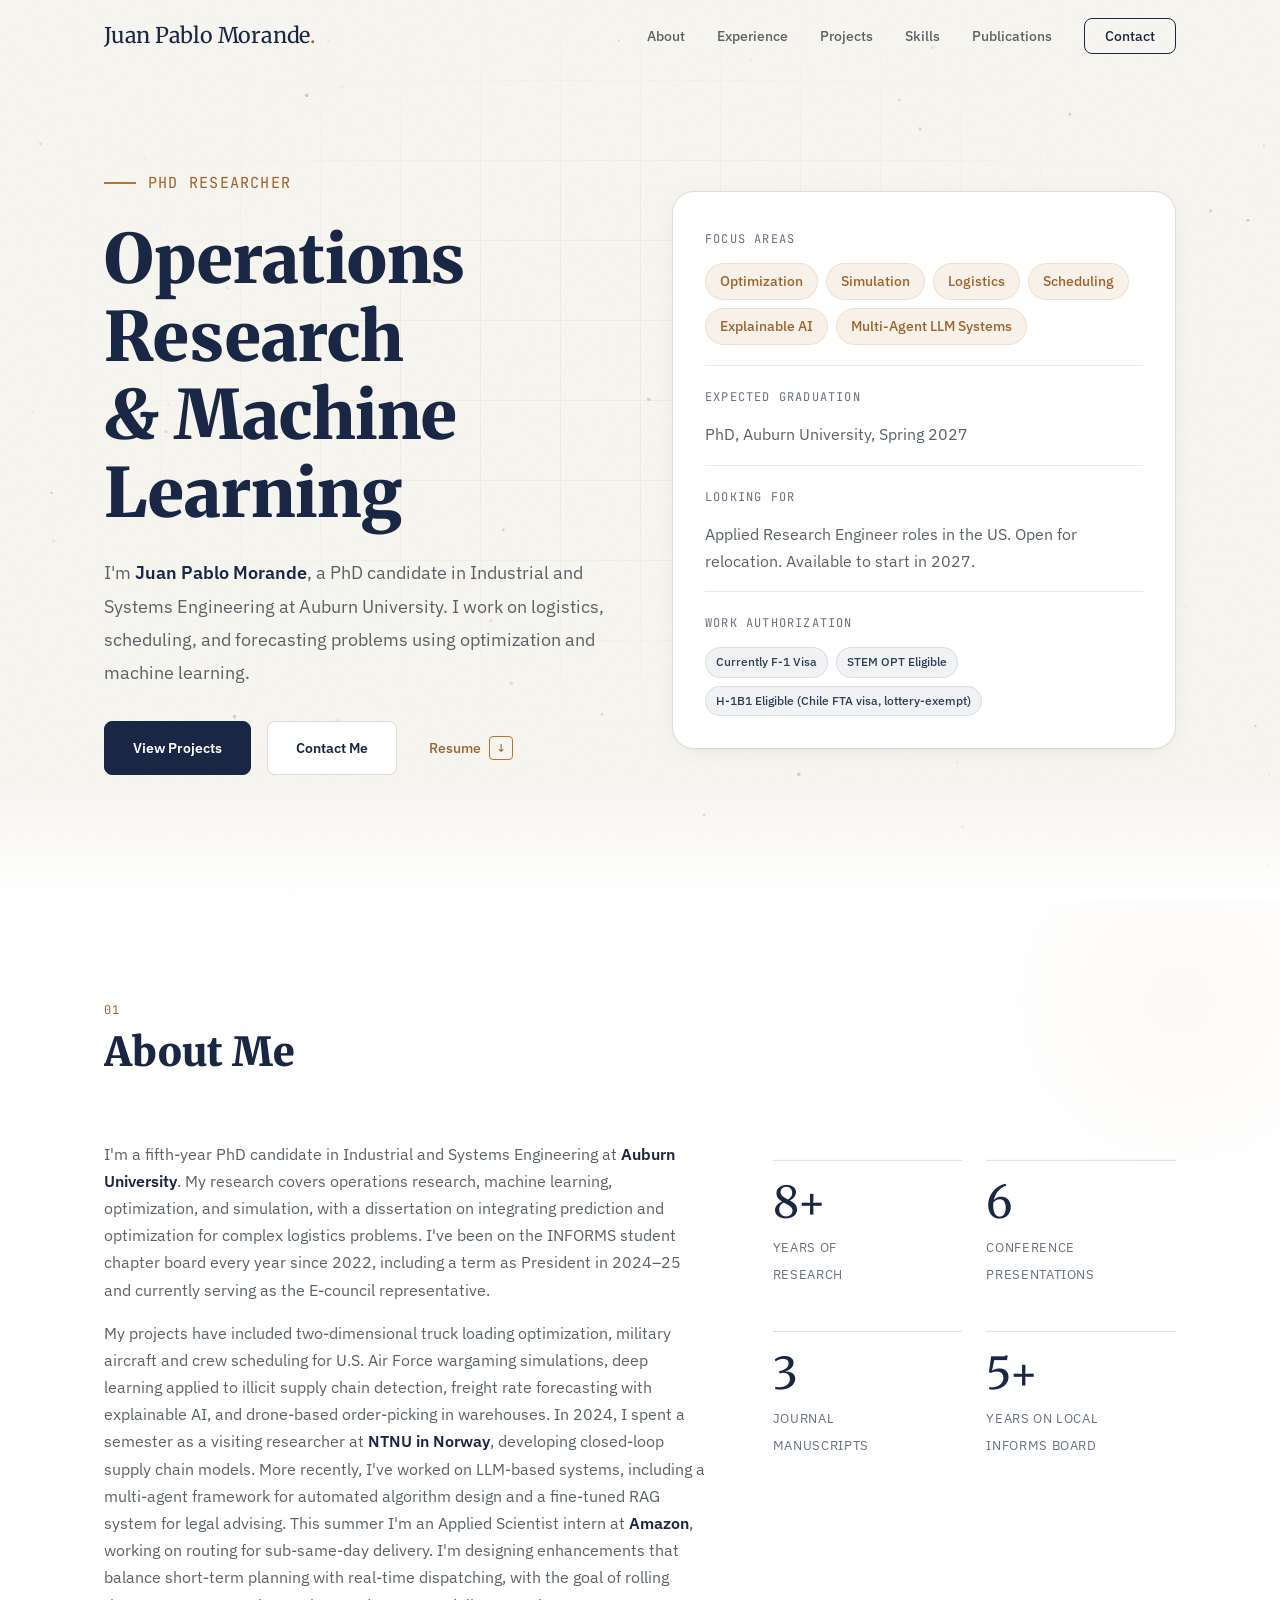
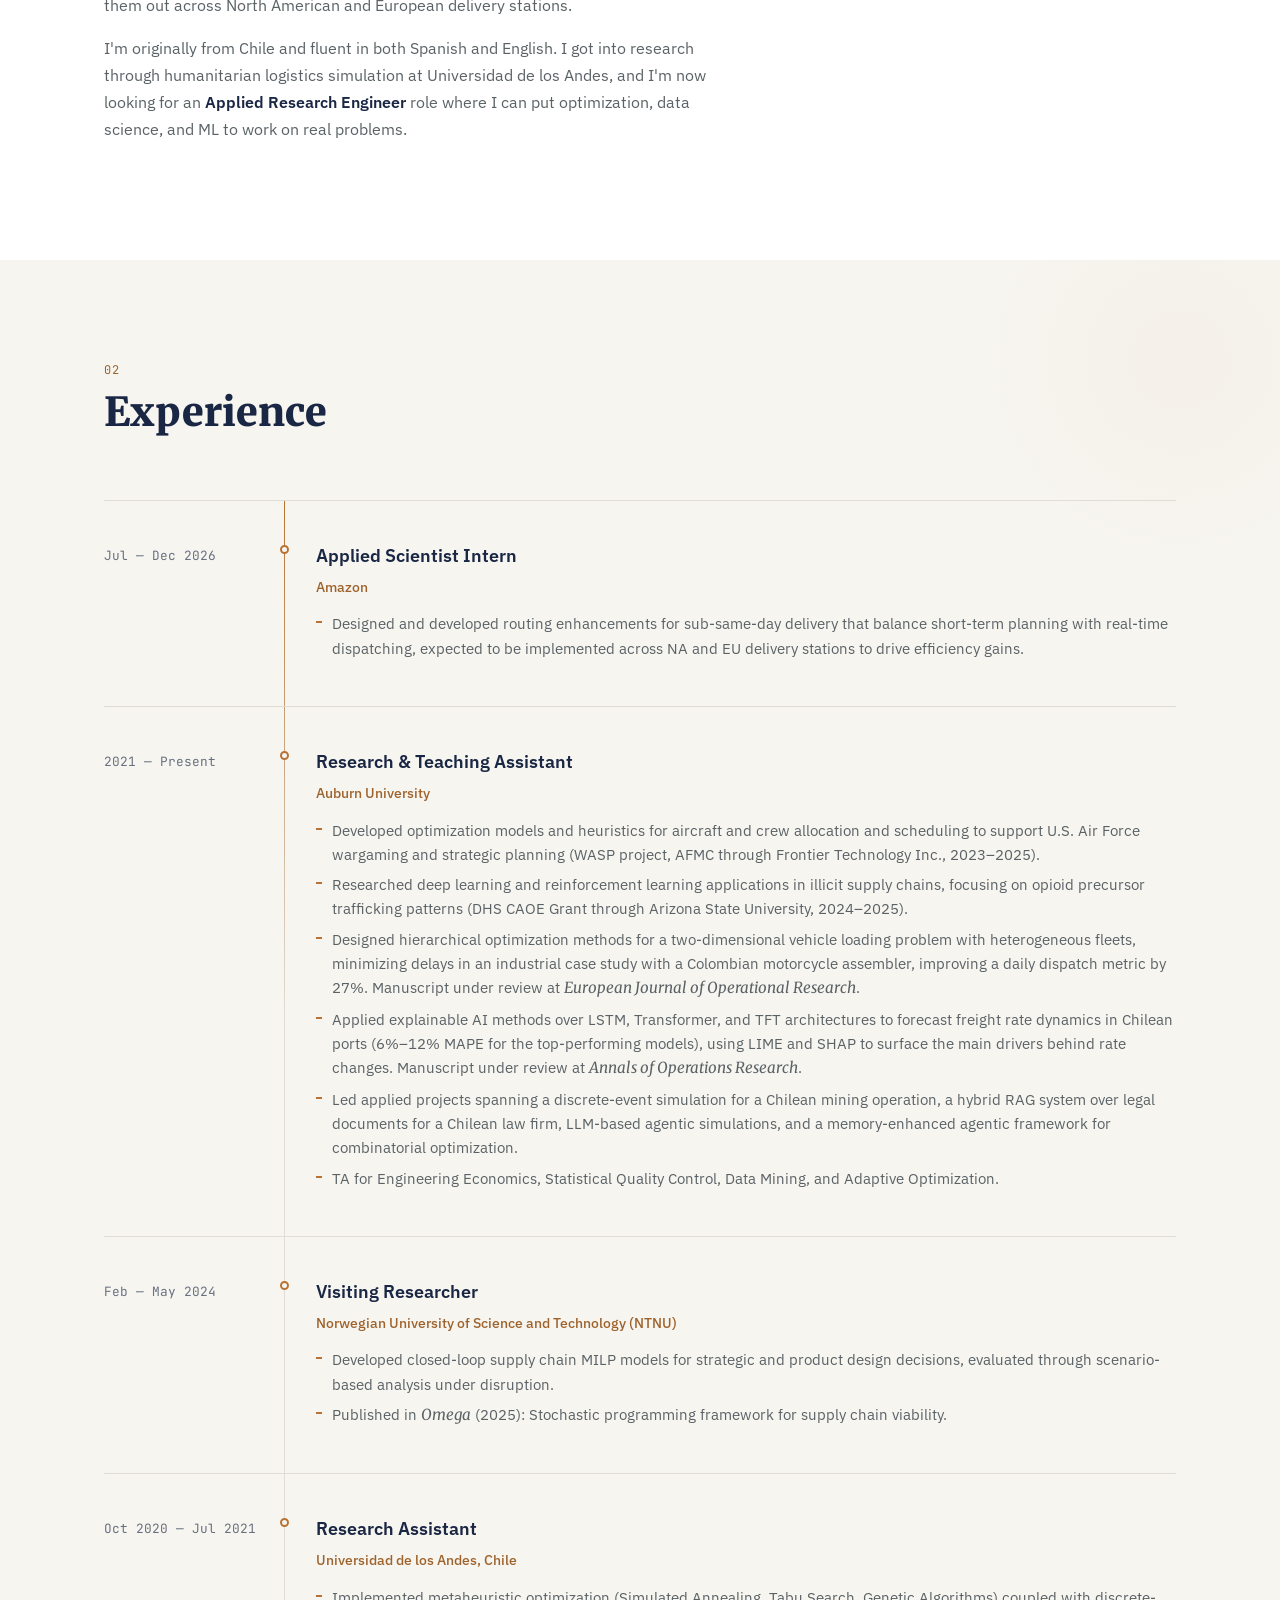
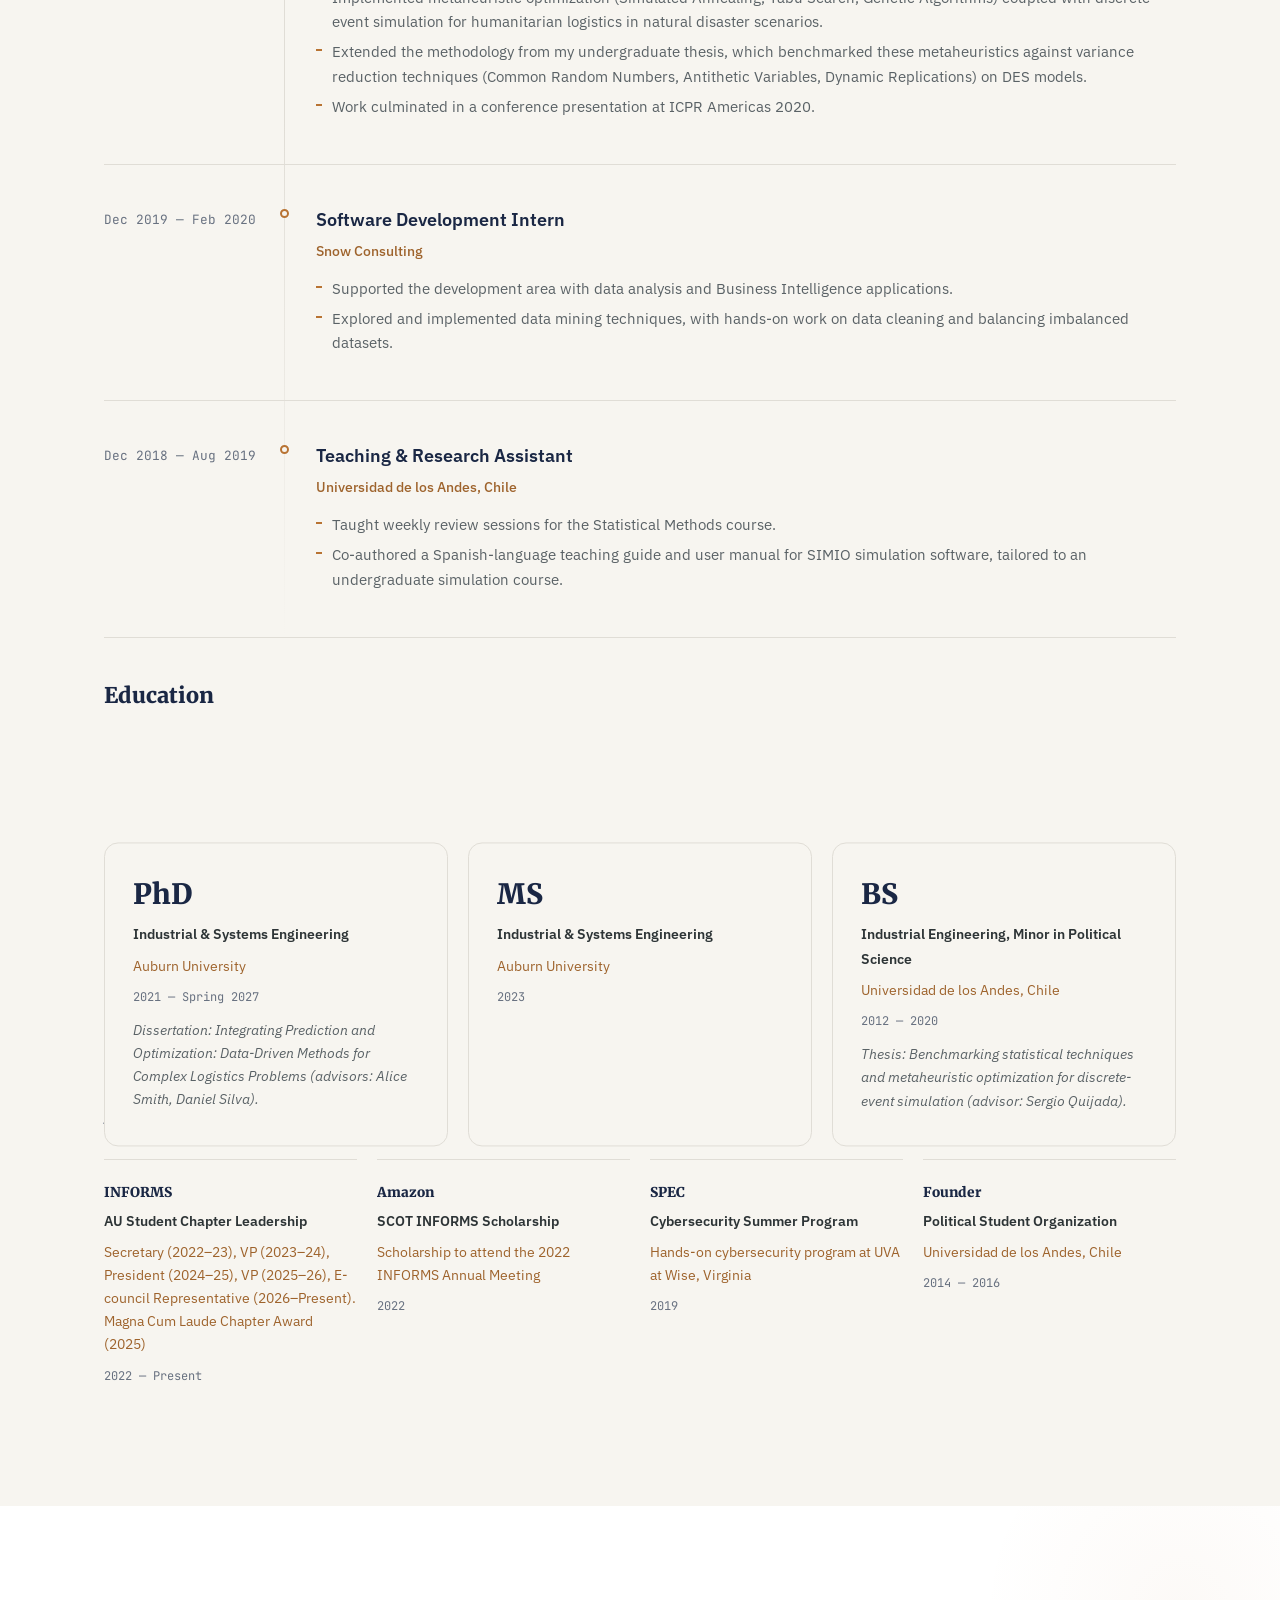
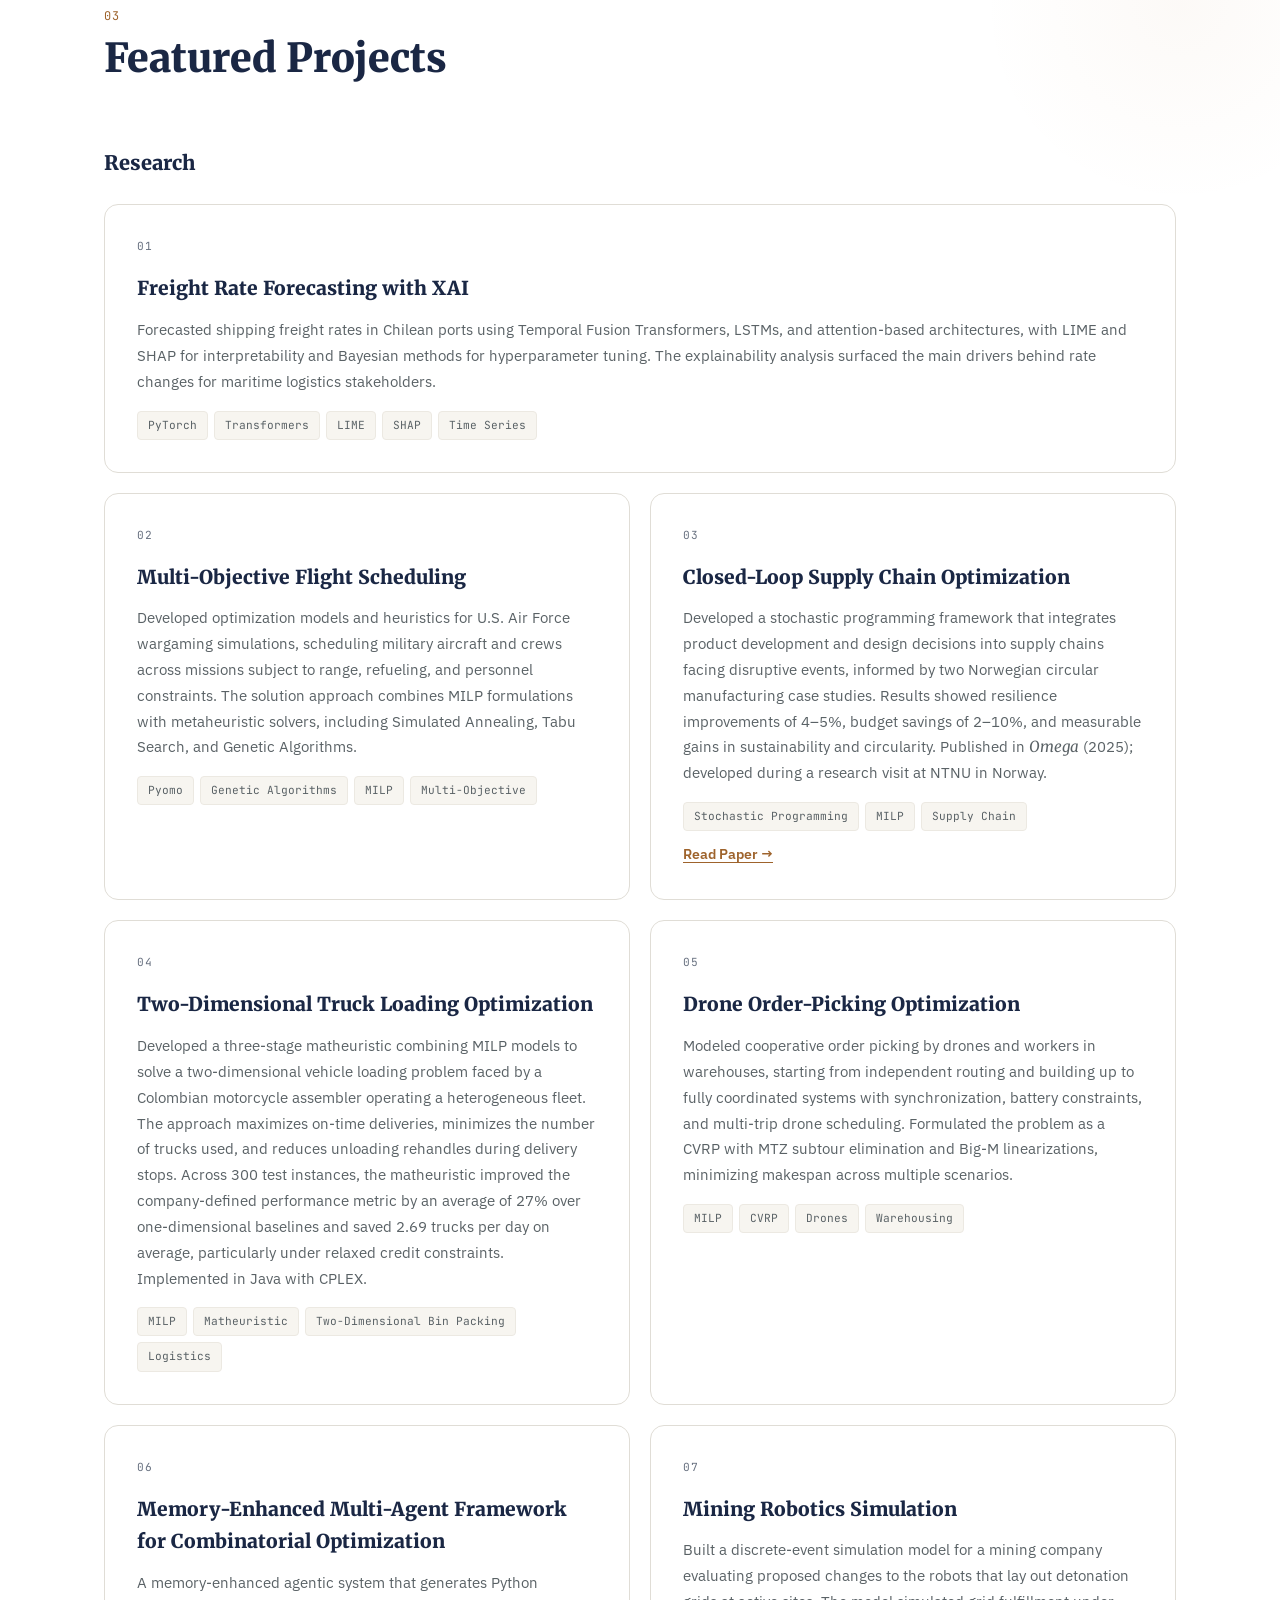
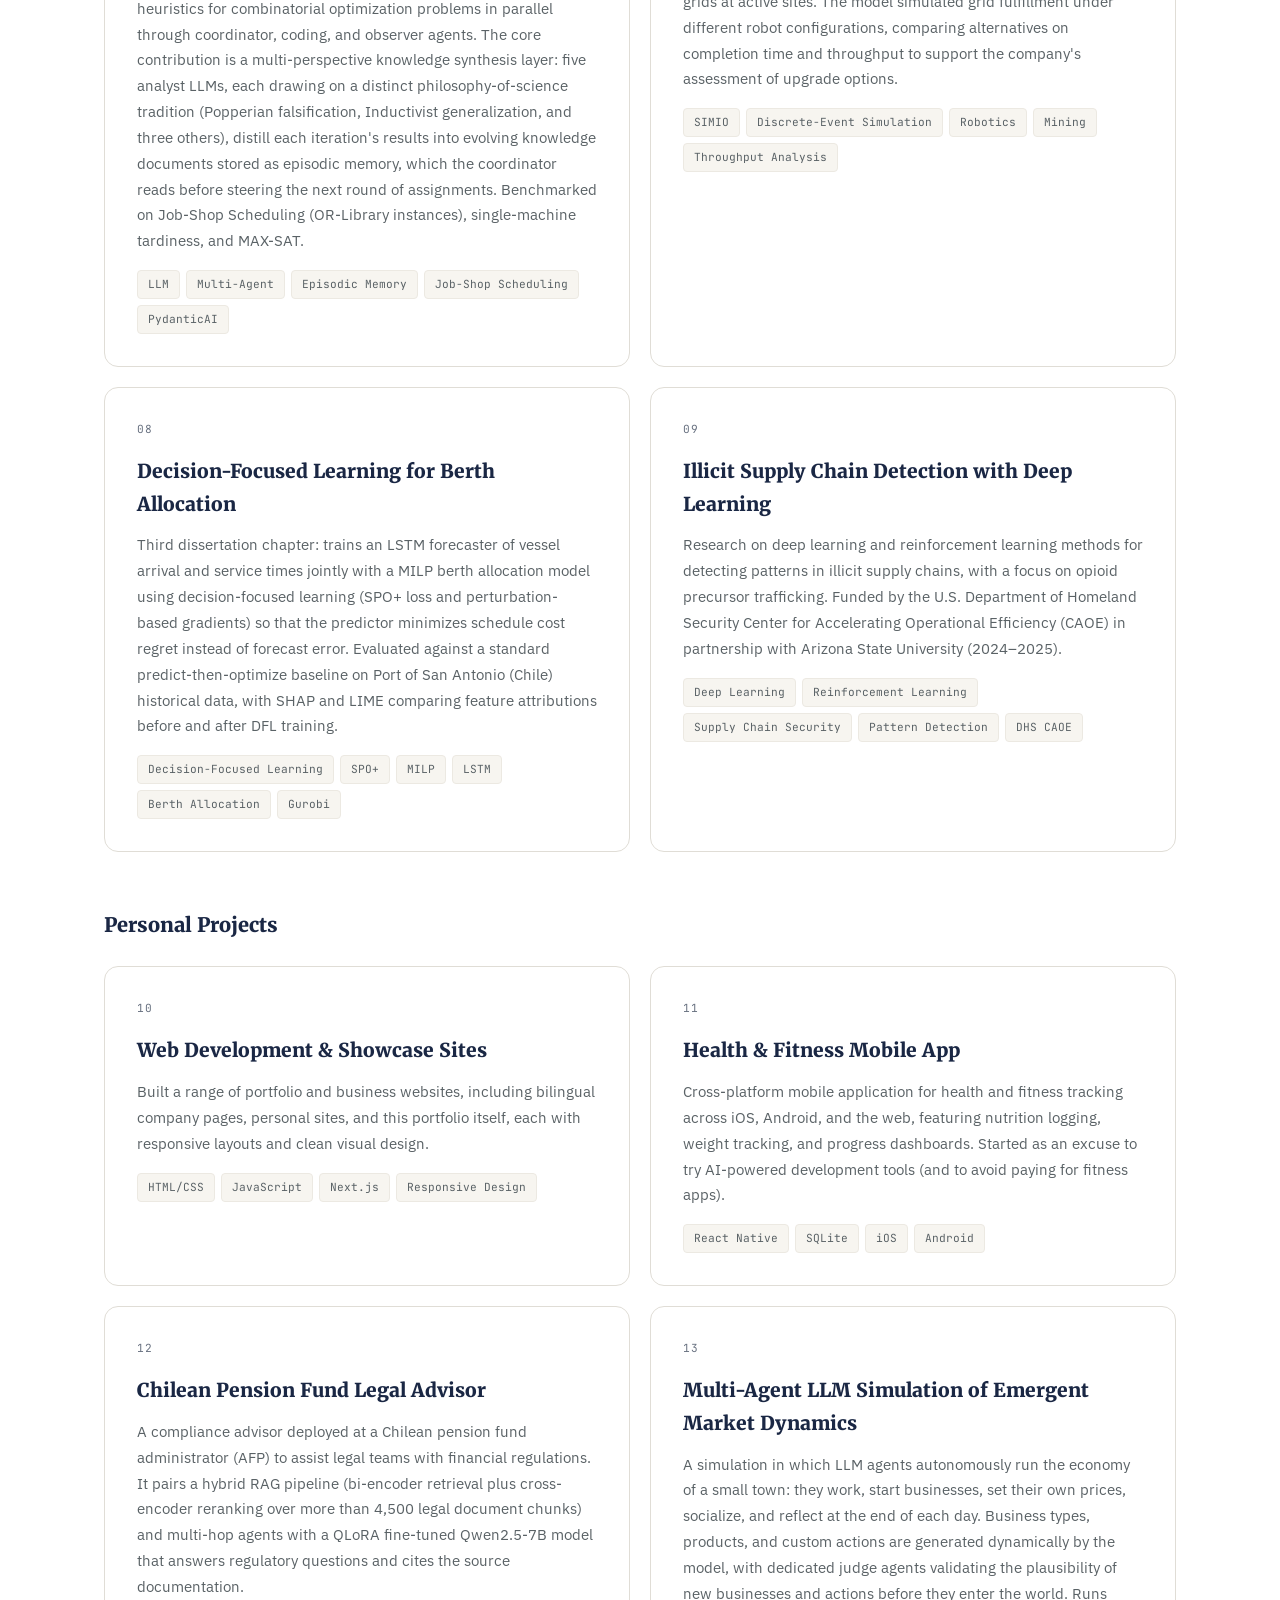
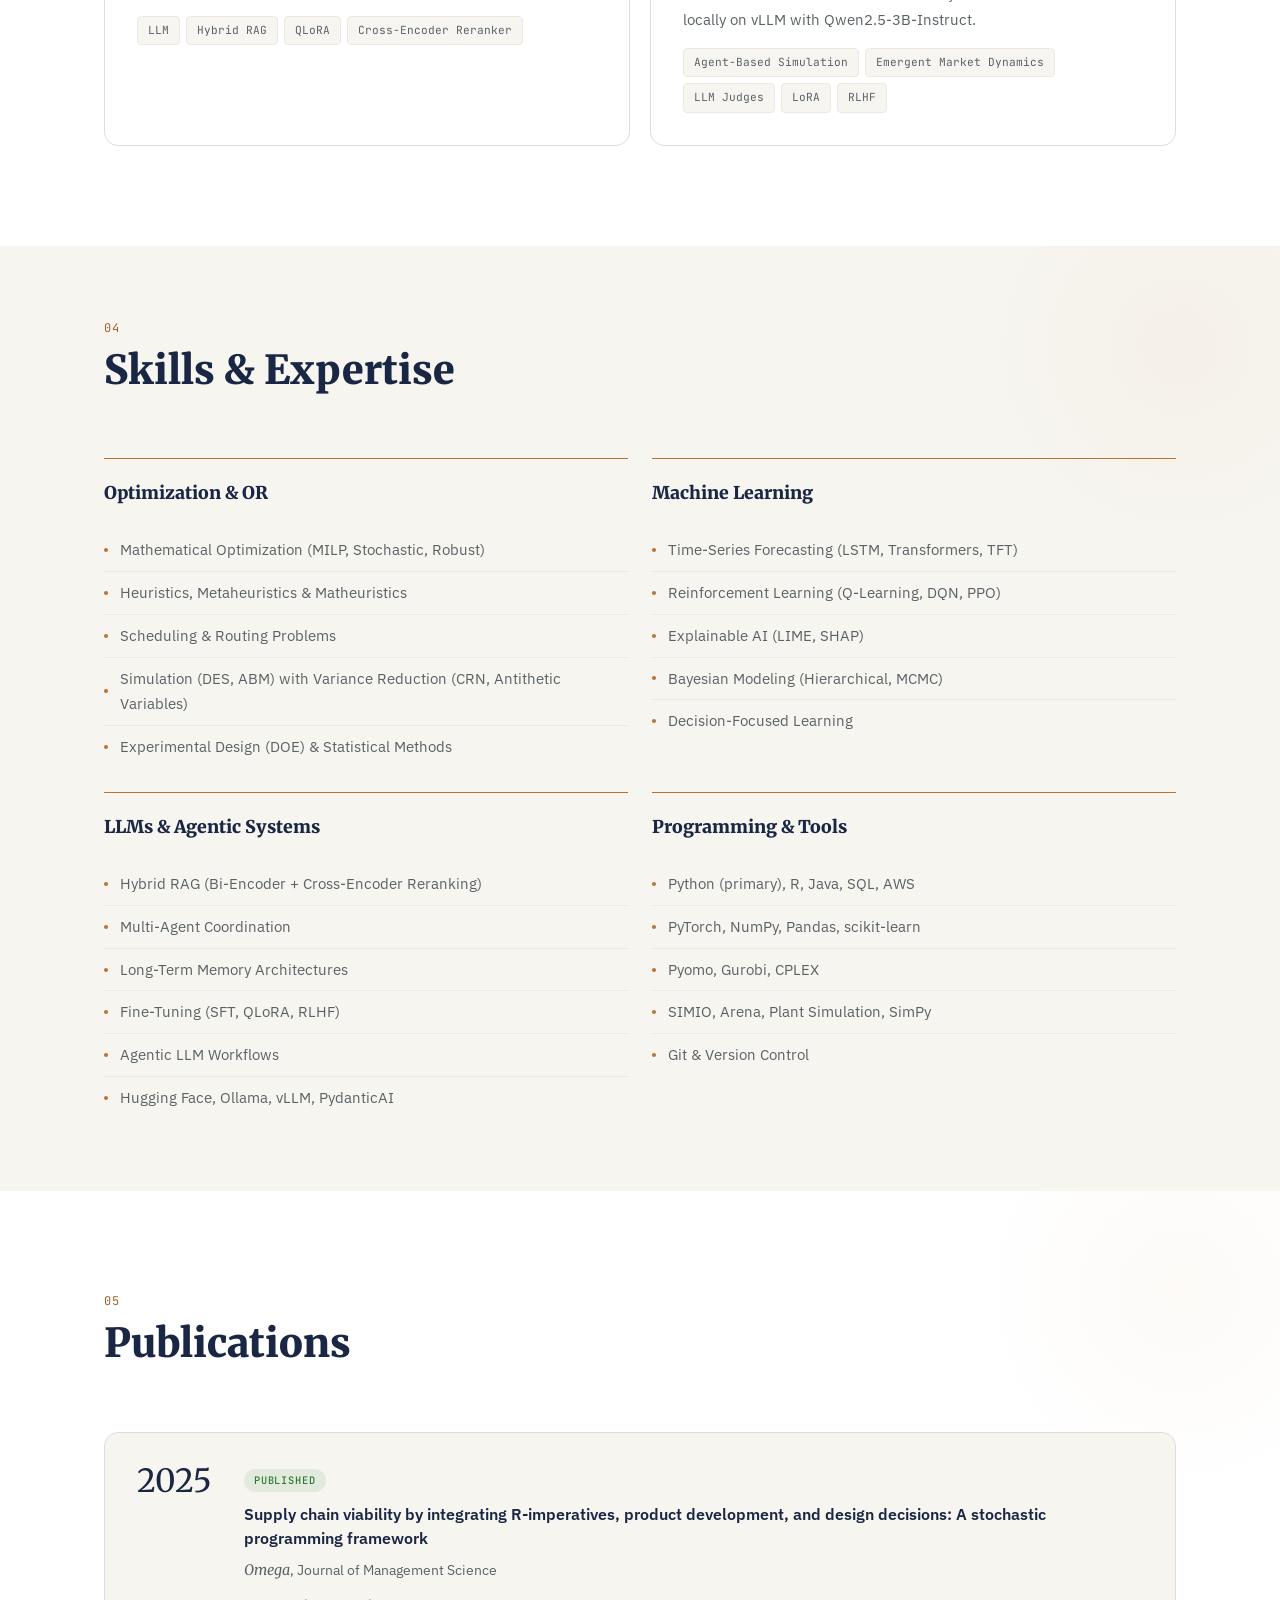
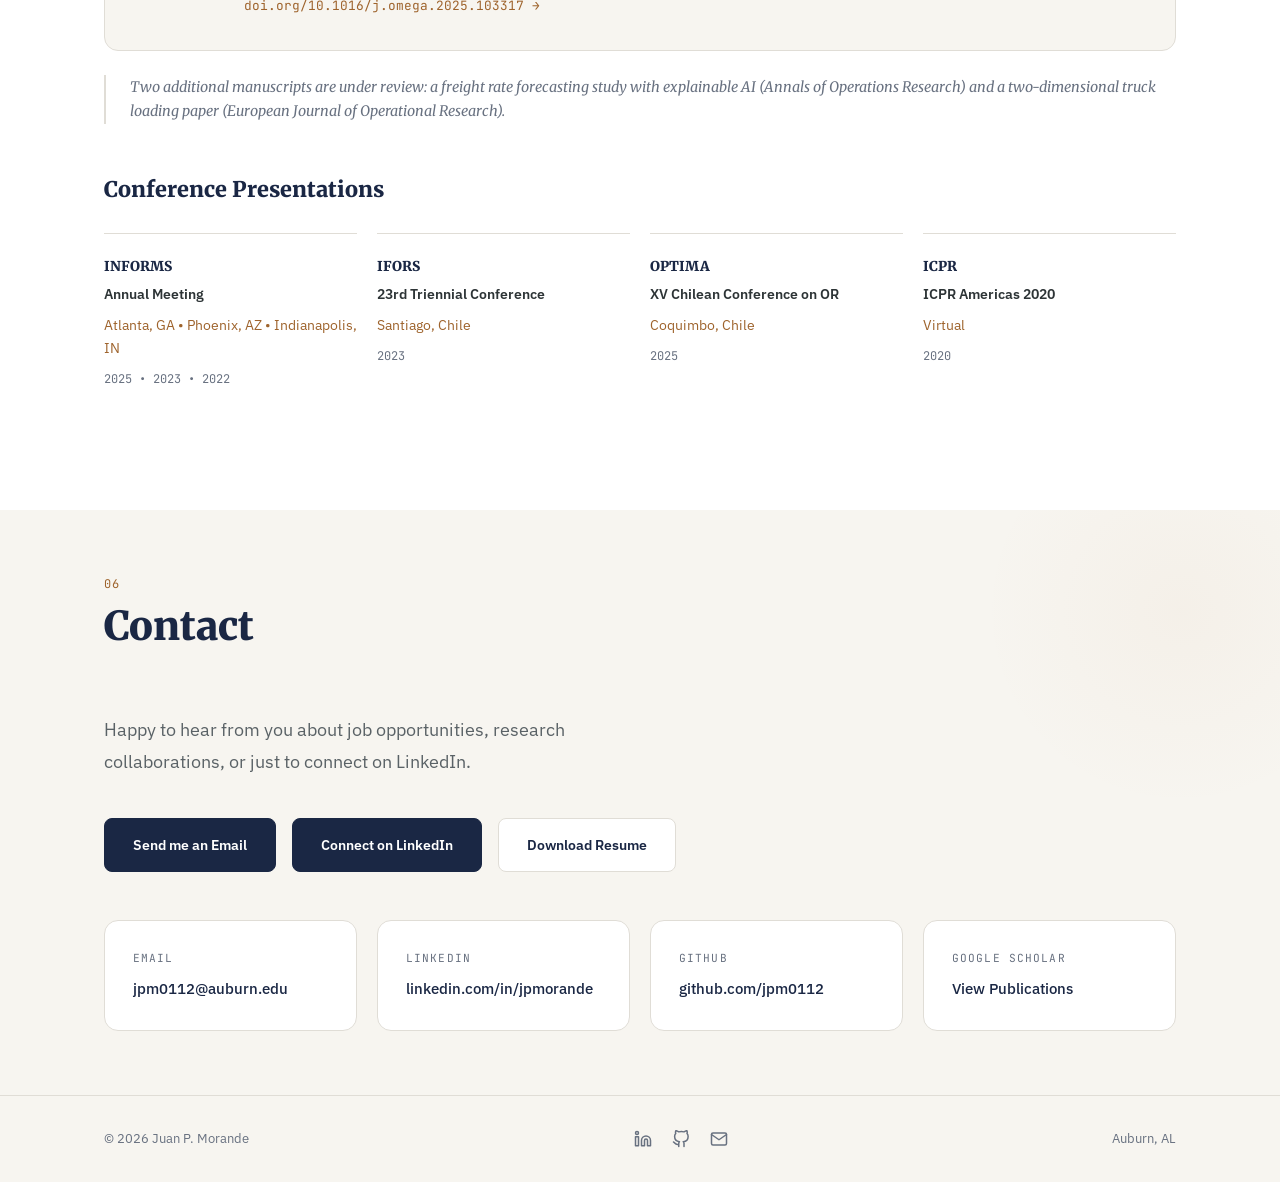
<file: index.html>
<!DOCTYPE html>
<html lang="en">
<head>
  <meta charset="UTF-8" />
  <meta name="viewport" content="width=device-width, initial-scale=1.0" />
  <title>Juan P. Morande | Operations Research & ML</title>
  <meta name="description" content="Portfolio of Juan P. Morande, PhD researcher in Industrial & Systems Engineering specializing in operations research, machine learning, and optimization." />
  <meta name="author" content="Juan P. Morande" />
  <meta property="og:title" content="Juan P. Morande | Operations Research & ML" />
  <meta property="og:description" content="PhD researcher specializing in operations research, machine learning, and optimization." />
  <meta property="og:type" content="website" />
  <meta property="og:url" content="https://jpmorande.com/" />
  <meta name="theme-color" content="#f7f5f0" />
  <link rel="icon" href="data:image/svg+xml,<svg xmlns='http://www.w3.org/2000/svg' viewBox='0 0 100 100'><text y='.9em' font-size='90'>🔬</text></svg>" />
  <meta property="og:image" content="https://jpmorande.com/og-image.png" />
  <meta property="og:image:width" content="1200" />
  <meta property="og:image:height" content="630" />
  <meta property="og:image:alt" content="Juan Pablo Morande — Operations Research and Machine Learning" />
  <meta name="twitter:card" content="summary_large_image" />
  <link rel="preconnect" href="https://fonts.googleapis.com" />
  <link rel="preconnect" href="https://fonts.gstatic.com" crossorigin />
  <link href="https://fonts.googleapis.com/css2?family=Merriweather:ital,wght@0,400;0,900;1,400;1,900&family=IBM+Plex+Sans:wght@400;500;600&family=JetBrains+Mono:wght@400;500&display=swap" rel="stylesheet" />
  <link rel="stylesheet" href="styles.css?v=21" />
  <noscript>
    <style>
      /* Scroll reveals are JS-driven; without JS the content must still be visible. */
      .reveal, .scale-reveal { opacity: 1; transform: none; }
      .word-reveal .word { opacity: 1; transform: none; }
    </style>
  </noscript>
</head>
<body>

  <!-- Scroll Progress Bar -->
  <div class="scroll-progress" id="scrollProgress"></div>

  <!-- Navigation -->
  <nav class="nav" id="nav">
    <div class="nav__inner">
      <a href="#hero" class="nav__logo">Juan Pablo Morande<span class="nav__logo-dot">.</span></a>
      <button class="nav__toggle" id="navToggle" aria-label="Open menu" aria-controls="navLinks" aria-expanded="false">
        <span></span><span></span>
      </button>
      <ul class="nav__links" id="navLinks">
        <li><a href="#about">About</a></li>
        <li><a href="#experience">Experience</a></li>
        <li><a href="#projects">Projects</a></li>
        <li><a href="#skills">Skills</a></li>
        <li><a href="#publications">Publications</a></li>
        <li><a href="#contact" class="nav__cta">Contact</a></li>
      </ul>
    </div>
  </nav>

  <!-- Mobile Nav Overlay -->
  <div class="mobile-overlay" id="mobileOverlay"></div>

  <!-- Hero Section -->
  <section class="hero" id="hero">
    <div class="hero__bg">
      <canvas class="hero__particles" id="heroParticles" aria-hidden="true"></canvas>
      <div class="hero__grid-pattern"></div>
    </div>
    <div class="container hero__container">
      <div class="hero__left">
        <div class="hero__label anim-reveal" style="--d:0">
          <span class="hero__label-line"></span>
          <span>PhD Researcher</span>
        </div>
        <h1 class="hero__title">
          <span class="anim-clip" style="--d:1">Operations Research</span>
          <span class="anim-clip" style="--d:2"><em>&</em> Machine Learning</span>
        </h1>
        <p class="hero__desc anim-reveal" style="--d:3">
          I'm <strong>Juan Pablo Morande</strong>, a PhD candidate in Industrial and Systems Engineering
          at Auburn University. I work on logistics, scheduling, and forecasting problems
          using optimization and machine learning.
        </p>
        <div class="hero__actions anim-reveal" style="--d:4">
          <a href="#projects" class="btn btn--filled">View Projects</a>
          <a href="#contact" class="btn btn--ghost">Contact Me</a>
          <a href="JPMorande_Resume.pdf" target="_blank" rel="noopener" class="btn btn--text">Resume <span class="btn__arrow">&darr;</span></a>
        </div>
      </div>
      <div class="hero__right anim-reveal" style="--d:2">
        <div class="hero__card">
          <div class="hero__card-row">
            <span class="hero__card-label">Focus Areas</span>
          </div>
          <div class="hero__card-tags">
            <span>Optimization</span>
            <span>Simulation</span>
            <span>Logistics</span>
            <span>Scheduling</span>
            <span>Explainable AI</span>
            <span>Multi-Agent LLM Systems</span>
          </div>
          <div class="hero__card-divider"></div>
          <div class="hero__card-row">
            <span class="hero__card-label">Expected Graduation</span>
          </div>
          <p class="hero__card-text">PhD, Auburn University, Spring 2027</p>
          <div class="hero__card-divider"></div>
          <div class="hero__card-row">
            <span class="hero__card-label">Looking For</span>
          </div>
          <p class="hero__card-text">Applied Research Engineer roles in the US. Open for relocation. Available to start in 2027.</p>
          <div class="hero__card-divider"></div>
          <div class="hero__card-row">
            <span class="hero__card-label">Work Authorization</span>
          </div>
          <div class="hero__card-tags hero__card-tags--small">
            <span>Currently F-1 Visa</span>
            <span>STEM OPT Eligible</span>
            <span>H-1B1 Eligible (Chile FTA visa, lottery-exempt)</span>
          </div>
        </div>
      </div>
    </div>
  </section>

  <!-- About Section -->
  <section class="section about" id="about">
    <div class="container">
      <div class="section__header">
        <span class="section__number reveal">01</span>
        <h2 class="section__title reveal">About Me</h2>
      </div>
      <div class="about__grid">
        <div class="about__text reveal">
          <p>
            I'm a fifth-year PhD candidate in Industrial and Systems Engineering at
            <strong>Auburn University</strong>. My research covers operations research, machine
            learning, optimization, and simulation, with a dissertation on integrating prediction and optimization
            for complex logistics problems.
            I've been on the INFORMS student
            chapter board every year since 2022, including a term as President in 2024–25
            and currently serving as the E-council representative.
          </p>
          <p>
            My projects have included two-dimensional truck loading optimization,
            military aircraft and crew scheduling for U.S. Air Force wargaming simulations,
            deep learning applied to illicit supply chain detection, freight rate forecasting
            with explainable AI, and drone-based order-picking in warehouses. In 2024, I spent
            a semester as a visiting researcher at <strong>NTNU in Norway</strong>, developing closed-loop
            supply chain models. More recently, I've worked on LLM-based systems, including a
            multi-agent framework for automated algorithm design and a fine-tuned RAG system for legal advising.
            This summer I'm an Applied Scientist intern at <strong>Amazon</strong>, working on
            routing for sub-same-day delivery. I'm designing enhancements that balance short-term planning
            with real-time dispatching, with the goal of rolling them out across North American and
            European delivery stations.
          </p>
          <p>
            I'm originally from Chile and fluent in both Spanish and English.
            I got into research through humanitarian logistics simulation at Universidad de
            los Andes, and I'm now looking for an <strong>Applied Research Engineer</strong>
            role where I can put optimization, data science, and ML to work on real problems.
          </p>
        </div>
        <div class="about__stats">
          <div class="stat reveal" style="--d:0">
            <span class="stat__number" data-count="7" data-suffix="+" data-since="2018-12">0</span>
            <span class="stat__label">Years of<br/>Research</span>
          </div>
          <div class="stat reveal" style="--d:1">
            <span class="stat__number" data-count="6">0</span>
            <span class="stat__label">Conference<br/>Presentations</span>
          </div>
          <div class="stat reveal" style="--d:2">
            <span class="stat__number" data-count="3">0</span>
            <span class="stat__label">Journal<br/>Manuscripts</span>
          </div>
          <div class="stat reveal" style="--d:3">
            <span class="stat__number" data-count="5" data-suffix="+">0</span>
            <span class="stat__label">Years on Local<br/>INFORMS Board</span>
          </div>
        </div>
      </div>
    </div>
  </section>

  <!-- Experience Section -->
  <section class="section experience" id="experience">
    <div class="container">
      <div class="section__header">
        <span class="section__number reveal">02</span>
        <h2 class="section__title reveal">Experience</h2>
      </div>
      <div class="exp__list exp__timeline">
        <article class="exp__item reveal">
          <div class="exp__date">Jul &mdash; Dec 2026</div>
          <div class="exp__content">
            <h3>Applied Scientist Intern</h3>
            <h4>Amazon</h4>
            <ul>
              <li>Designed and developed routing enhancements for sub-same-day delivery that balance short-term planning with real-time dispatching, expected to be implemented across NA and EU delivery stations to drive efficiency gains.</li>
            </ul>
          </div>
        </article>
        <article class="exp__item reveal">
          <div class="exp__date">2021 &mdash; Present</div>
          <div class="exp__content">
            <h3>Research & Teaching Assistant</h3>
            <h4>Auburn University</h4>
            <ul>
              <li>Developed optimization models and heuristics for aircraft and crew allocation and scheduling to support U.S. Air Force wargaming and strategic planning (WASP project, AFMC through Frontier Technology Inc., 2023–2025).</li>
              <li>Researched deep learning and reinforcement learning applications in illicit supply chains, focusing on opioid precursor trafficking patterns (DHS CAOE Grant through Arizona State University, 2024–2025).</li>
              <li>Designed hierarchical optimization methods for a two-dimensional vehicle loading problem with heterogeneous fleets, minimizing delays in an industrial case study with a Colombian motorcycle assembler, improving a daily dispatch metric by 27%. Manuscript under review at <em>European Journal of Operational Research</em>.</li>
              <li>Applied explainable AI methods over LSTM, Transformer, and TFT architectures to forecast freight rate dynamics in Chilean ports (6%&ndash;12% MAPE for the top-performing models), using LIME and SHAP to surface the main drivers behind rate changes. Manuscript under review at <em>Annals of Operations Research</em>.</li>
              <li>Led applied projects spanning a discrete-event simulation for a Chilean mining operation, a hybrid RAG system over legal documents for a Chilean law firm, LLM-based agentic simulations, and a memory-enhanced agentic framework for combinatorial optimization.</li>
              <li>TA for Engineering Economics, Statistical Quality Control, Data Mining, and Adaptive Optimization.</li>
            </ul>
          </div>
        </article>
        <article class="exp__item reveal">
          <div class="exp__date">Feb &mdash; May 2024</div>
          <div class="exp__content">
            <h3>Visiting Researcher</h3>
            <h4>Norwegian University of Science and Technology (NTNU)</h4>
            <ul>
              <li>Developed closed-loop supply chain MILP models for strategic and product design decisions, evaluated through scenario-based analysis under disruption.</li>
              <li>Published in <em>Omega</em> (2025): Stochastic programming framework for supply chain viability.</li>
            </ul>
          </div>
        </article>
        <article class="exp__item reveal">
          <div class="exp__date">Oct 2020 &mdash; Jul 2021</div>
          <div class="exp__content">
            <h3>Research Assistant</h3>
            <h4>Universidad de los Andes, Chile</h4>
            <ul>
              <li>Implemented metaheuristic optimization (Simulated Annealing, Tabu Search, Genetic Algorithms) coupled with discrete-event simulation for humanitarian logistics in natural disaster scenarios.</li>
              <li>Extended the methodology from my undergraduate thesis, which benchmarked these metaheuristics against variance reduction techniques (Common Random Numbers, Antithetic Variables, Dynamic Replications) on DES models.</li>
              <li>Work culminated in a conference presentation at ICPR Americas 2020.</li>
            </ul>
          </div>
        </article>
        <article class="exp__item reveal">
          <div class="exp__date">Dec 2019 &mdash; Feb 2020</div>
          <div class="exp__content">
            <h3>Software Development Intern</h3>
            <h4>Snow Consulting</h4>
            <ul>
              <li>Supported the development area with data analysis and Business Intelligence applications.</li>
              <li>Explored and implemented data mining techniques, with hands-on work on data cleaning and balancing imbalanced datasets.</li>
            </ul>
          </div>
        </article>
        <article class="exp__item reveal">
          <div class="exp__date">Dec 2018 &mdash; Aug 2019</div>
          <div class="exp__content">
            <h3>Teaching &amp; Research Assistant</h3>
            <h4>Universidad de los Andes, Chile</h4>
            <ul>
              <li>Taught weekly review sessions for the Statistical Methods course.</li>
              <li>Co-authored a Spanish-language teaching guide and user manual for SIMIO simulation software, tailored to an undergraduate simulation course.</li>
            </ul>
          </div>
        </article>
      </div>

      <!-- Education -->
      <div class="edu__row" style="margin-top: 40px;">
        <div class="section__subheader reveal">
          <h3>Education</h3>
        </div>
        <div class="edu__cards">
          <div class="edu__card reveal">
            <span class="edu__degree">PhD</span>
            <span class="edu__field">Industrial & Systems Engineering</span>
            <span class="edu__school">Auburn University</span>
            <span class="edu__year">2021 &mdash; Spring 2027</span>
            <span class="edu__school" style="margin-top: 10px; color: var(--text-light); font-style: italic;">Dissertation: Integrating Prediction and Optimization: Data-Driven Methods for Complex Logistics Problems (advisors: Alice Smith, Daniel Silva).</span>
          </div>
          <div class="edu__card reveal">
            <span class="edu__degree">MS</span>
            <span class="edu__field">Industrial & Systems Engineering</span>
            <span class="edu__school">Auburn University</span>
            <span class="edu__year">2023</span>
          </div>
          <div class="edu__card reveal">
            <span class="edu__degree">BS</span>
            <span class="edu__field">Industrial Engineering, Minor in Political Science</span>
            <span class="edu__school">Universidad de los Andes, Chile</span>
            <span class="edu__year">2012 &mdash; 2020</span>
            <span class="edu__school" style="margin-top: 10px; color: var(--text-light); font-style: italic;">Thesis: Benchmarking statistical techniques and metaheuristic optimization for discrete-event simulation (advisor: Sergio Quijada).</span>
          </div>
        </div>
      </div>

      <!-- Awards & Leadership -->
      <div class="edu__row">
        <div class="section__subheader reveal">
          <h3>Awards & Leadership</h3>
        </div>
        <div class="edu__cards edu__cards--plain">
          <div class="edu__card reveal">
            <span class="edu__degree" style="font-size: 0.85rem;">INFORMS</span>
            <span class="edu__field">AU Student Chapter Leadership</span>
            <span class="edu__school">Secretary (2022–23), VP (2023–24), President (2024–25), VP (2025–26), E-council Representative (2026–Present). Magna Cum Laude Chapter Award (2025)</span>
            <span class="edu__year">2022 &mdash; Present</span>
          </div>
          <div class="edu__card reveal">
            <span class="edu__degree" style="font-size: 0.85rem;">Amazon</span>
            <span class="edu__field">SCOT INFORMS Scholarship</span>
            <span class="edu__school">Scholarship to attend the 2022 INFORMS Annual Meeting</span>
            <span class="edu__year">2022</span>
          </div>
          <div class="edu__card reveal">
            <span class="edu__degree" style="font-size: 0.85rem;">SPEC</span>
            <span class="edu__field">Cybersecurity Summer Program</span>
            <span class="edu__school">Hands-on cybersecurity program at UVA at Wise, Virginia</span>
            <span class="edu__year">2019</span>
          </div>
          <div class="edu__card reveal">
            <span class="edu__degree" style="font-size: 0.85rem;">Founder</span>
            <span class="edu__field">Political Student Organization</span>
            <span class="edu__school">Universidad de los Andes, Chile</span>
            <span class="edu__year">2014 &mdash; 2016</span>
          </div>
        </div>
      </div>
    </div>
  </section>

  <!-- Projects Section -->
  <section class="section projects" id="projects">
    <div class="container">
      <div class="section__header">
        <span class="section__number reveal">03</span>
        <h2 class="section__title reveal">Featured Projects</h2>
      </div>

      <!-- Research Projects -->
      <div class="projects__category reveal">
        <div class="projects__category-label">
          <h3>Research</h3>
        </div>
      </div>

      <div class="projects__grid">
        <article class="project project--featured reveal" style="--d:0">
          <span class="project__num">01</span>
          <div class="project__content">
            <h3>Freight Rate Forecasting with XAI</h3>
            <p>Forecasted shipping freight rates in Chilean ports using Temporal Fusion Transformers, LSTMs, and attention-based architectures, with LIME and SHAP for interpretability and Bayesian methods for hyperparameter tuning. The explainability analysis surfaced the main drivers behind rate changes for maritime logistics stakeholders.</p>
            <div class="project__tags">
              <span>PyTorch</span><span>Transformers</span><span>LIME</span><span>SHAP</span><span>Time Series</span>
            </div>
          </div>
        </article>

        <article class="project reveal" style="--d:1">
          <span class="project__num">02</span>
          <div class="project__content">
            <h3>Multi-Objective Flight Scheduling</h3>
            <p>Developed optimization models and heuristics for U.S. Air Force wargaming simulations, scheduling military aircraft and crews across missions subject to range, refueling, and personnel constraints. The solution approach combines MILP formulations with metaheuristic solvers, including Simulated Annealing, Tabu Search, and Genetic Algorithms.</p>
            <div class="project__tags">
              <span>Pyomo</span><span>Genetic Algorithms</span><span>MILP</span><span>Multi-Objective</span>
            </div>
          </div>
        </article>

        <article class="project reveal" style="--d:2">
          <span class="project__num">03</span>
          <div class="project__content">
            <h3>Closed-Loop Supply Chain Optimization</h3>
            <p>Developed a stochastic programming framework that integrates product development and design decisions into supply chains facing disruptive events, informed by two Norwegian circular manufacturing case studies. Results showed resilience improvements of 4–5%, budget savings of 2–10%, and measurable gains in sustainability and circularity. Published in <em>Omega</em> (2025); developed during a research visit at NTNU in Norway.</p>
            <div class="project__tags">
              <span>Stochastic Programming</span><span>MILP</span><span>Supply Chain</span>
            </div>
          </div>
          <a href="https://doi.org/10.1016/j.omega.2025.103317" target="_blank" rel="noopener" class="project__link">Read Paper &rarr;</a>
        </article>

        <article class="project reveal" style="--d:3">
          <span class="project__num">04</span>
          <div class="project__content">
            <h3>Two-Dimensional Truck Loading Optimization</h3>
            <p>Developed a three-stage matheuristic combining MILP models to solve a two-dimensional vehicle loading problem faced by a Colombian motorcycle assembler operating a heterogeneous fleet. The approach maximizes on-time deliveries, minimizes the number of trucks used, and reduces unloading rehandles during delivery stops. Across 300 test instances, the matheuristic improved the company-defined performance metric by an average of 27% over one-dimensional baselines and saved 2.69 trucks per day on average, particularly under relaxed credit constraints. Implemented in Java with CPLEX.</p>
            <div class="project__tags">
              <span>MILP</span><span>Matheuristic</span><span>Two-Dimensional Bin Packing</span><span>Logistics</span>
            </div>
          </div>
        </article>

        <article class="project reveal" style="--d:4">
          <span class="project__num">05</span>
          <div class="project__content">
            <h3>Drone Order-Picking Optimization</h3>
            <p>Modeled cooperative order picking by drones and workers in warehouses, starting from independent routing and building up to fully coordinated systems with synchronization, battery constraints, and multi-trip drone scheduling. Formulated the problem as a CVRP with MTZ subtour elimination and Big-M linearizations, minimizing makespan across multiple scenarios.</p>
            <div class="project__tags">
              <span>MILP</span><span>CVRP</span><span>Drones</span><span>Warehousing</span>
            </div>
          </div>
        </article>

        <article class="project reveal" style="--d:5">
          <span class="project__num">06</span>
          <div class="project__content">
            <h3>Memory-Enhanced Multi-Agent Framework for Combinatorial Optimization</h3>
            <p>A memory-enhanced agentic system that generates Python heuristics for combinatorial optimization problems in parallel through coordinator, coding, and observer agents. The core contribution is a multi-perspective knowledge synthesis layer: five analyst LLMs, each drawing on a distinct philosophy-of-science tradition (Popperian falsification, Inductivist generalization, and three others), distill each iteration's results into evolving knowledge documents stored as episodic memory, which the coordinator reads before steering the next round of assignments. Benchmarked on Job-Shop Scheduling (OR-Library instances), single-machine tardiness, and MAX-SAT.</p>
            <div class="project__tags">
              <span>LLM</span><span>Multi-Agent</span><span>Episodic Memory</span><span>Job-Shop Scheduling</span><span>PydanticAI</span>
            </div>
          </div>
        </article>

        <article class="project reveal" style="--d:6">
          <span class="project__num">07</span>
          <div class="project__content">
            <h3>Mining Robotics Simulation</h3>
            <p>Built a discrete-event simulation model for a mining company evaluating proposed changes to the robots that lay out detonation grids at active sites. The model simulated grid fulfillment under different robot configurations, comparing alternatives on completion time and throughput to support the company's assessment of upgrade options.</p>
            <div class="project__tags">
              <span>SIMIO</span><span>Discrete-Event Simulation</span><span>Robotics</span><span>Mining</span><span>Throughput Analysis</span>
            </div>
          </div>
        </article>

        <article class="project reveal" style="--d:7">
          <span class="project__num">08</span>
          <div class="project__content">
            <h3>Decision-Focused Learning for Berth Allocation</h3>
            <p>Third dissertation chapter: trains an LSTM forecaster of vessel arrival and service times jointly with a MILP berth allocation model using decision-focused learning (SPO+ loss and perturbation-based gradients) so that the predictor minimizes schedule cost regret instead of forecast error. Evaluated against a standard predict-then-optimize baseline on Port of San Antonio (Chile) historical data, with SHAP and LIME comparing feature attributions before and after DFL training.</p>
            <div class="project__tags">
              <span>Decision-Focused Learning</span><span>SPO+</span><span>MILP</span><span>LSTM</span><span>Berth Allocation</span><span>Gurobi</span>
            </div>
          </div>
        </article>

        <article class="project reveal" style="--d:8">
          <span class="project__num">09</span>
          <div class="project__content">
            <h3>Illicit Supply Chain Detection with Deep Learning</h3>
            <p>Research on deep learning and reinforcement learning methods for detecting patterns in illicit supply chains, with a focus on opioid precursor trafficking. Funded by the U.S. Department of Homeland Security Center for Accelerating Operational Efficiency (CAOE) in partnership with Arizona State University (2024–2025).</p>
            <div class="project__tags">
              <span>Deep Learning</span><span>Reinforcement Learning</span><span>Supply Chain Security</span><span>Pattern Detection</span><span>DHS CAOE</span>
            </div>
          </div>
        </article>
      </div>

      <!-- Personal Projects -->
      <div class="projects__category reveal" style="margin-top: 56px;">
        <div class="projects__category-label">
          <h3>Personal Projects</h3>
        </div>
      </div>

      <div class="projects__grid">
        <article class="project reveal" style="--d:0">
          <span class="project__num">10</span>
          <div class="project__content">
            <h3>Web Development & Showcase Sites</h3>
            <p>Built a range of portfolio and business websites, including bilingual company pages, personal sites, and this portfolio itself, each with responsive layouts and clean visual design.</p>
            <div class="project__tags">
              <span>HTML/CSS</span><span>JavaScript</span><span>Next.js</span><span>Responsive Design</span>
            </div>
          </div>
        </article>

        <article class="project reveal" style="--d:1">
          <span class="project__num">11</span>
          <div class="project__content">
            <h3>Health & Fitness Mobile App</h3>
            <p>Cross-platform mobile application for health and fitness tracking across iOS, Android, and the web, featuring nutrition logging, weight tracking, and progress dashboards. Started as an excuse to try AI-powered development tools (and to avoid paying for fitness apps).</p>
            <div class="project__tags">
              <span>React Native</span><span>SQLite</span><span>iOS</span><span>Android</span>
            </div>
          </div>
        </article>

        <article class="project reveal" style="--d:2">
          <span class="project__num">12</span>
          <div class="project__content">
            <h3>Chilean Pension Fund Legal Advisor</h3>
            <p>A compliance advisor deployed at a Chilean pension fund administrator (AFP) to assist legal teams with financial regulations. It pairs a hybrid RAG pipeline (bi-encoder retrieval plus cross-encoder reranking over more than 4,500 legal document chunks) and multi-hop agents with a QLoRA fine-tuned Qwen2.5-7B model that answers regulatory questions and cites the source documentation.</p>
            <div class="project__tags">
              <span>LLM</span><span>Hybrid RAG</span><span>QLoRA</span><span>Cross-Encoder Reranker</span>
            </div>
          </div>
        </article>

        <article class="project reveal" style="--d:3">
          <span class="project__num">13</span>
          <div class="project__content">
            <h3>Multi-Agent LLM Simulation of Emergent Market Dynamics</h3>
            <p>A simulation in which LLM agents autonomously run the economy of a small town: they work, start businesses, set their own prices, socialize, and reflect at the end of each day. Business types, products, and custom actions are generated dynamically by the model, with dedicated judge agents validating the plausibility of new businesses and actions before they enter the world. Runs locally on vLLM with Qwen2.5-3B-Instruct.</p>
            <div class="project__tags">
              <span>Agent-Based Simulation</span><span>Emergent Market Dynamics</span><span>LLM Judges</span><span>LoRA</span><span>RLHF</span>
            </div>
          </div>
        </article>
      </div>
    </div>
  </section>

  <!-- Skills Section -->
  <section class="section skills" id="skills">
    <div class="container">
      <div class="section__header">
        <span class="section__number reveal">04</span>
        <h2 class="section__title reveal">Skills & Expertise</h2>
      </div>
      <div class="skills__grid">
        <div class="skill-col reveal">
          <h3>Optimization & OR</h3>
          <ul>
            <li>Mathematical Optimization (MILP, Stochastic, Robust)</li>
            <li>Heuristics, Metaheuristics & Matheuristics</li>
            <li>Scheduling & Routing Problems</li>
            <li>Simulation (DES, ABM) with Variance Reduction (CRN, Antithetic Variables)</li>
            <li>Experimental Design (DOE) & Statistical Methods</li>
          </ul>
        </div>
        <div class="skill-col reveal">
          <h3>Machine Learning</h3>
          <ul>
            <li>Time-Series Forecasting (LSTM, Transformers, TFT)</li>
            <li>Reinforcement Learning (Q-Learning, DQN, PPO)</li>
            <li>Explainable AI (LIME, SHAP)</li>
            <li>Bayesian Modeling (Hierarchical, MCMC)</li>
            <li>Decision-Focused Learning</li>
          </ul>
        </div>
        <div class="skill-col reveal">
          <h3>LLMs & Agentic Systems</h3>
          <ul>
            <li>Hybrid RAG (Bi-Encoder + Cross-Encoder Reranking)</li>
            <li>Multi-Agent Coordination</li>
            <li>Long-Term Memory Architectures</li>
            <li>Fine-Tuning (SFT, QLoRA, RLHF)</li>
            <li>Agentic LLM Workflows</li>
            <li>Hugging Face, Ollama, vLLM, PydanticAI</li>
          </ul>
        </div>
        <div class="skill-col reveal">
          <h3>Programming & Tools</h3>
          <ul>
            <li>Python (primary), R, Java, SQL, AWS</li>
            <li>PyTorch, NumPy, Pandas, scikit-learn</li>
            <li>Pyomo, Gurobi, CPLEX</li>
            <li>SIMIO, Arena, Plant Simulation, SimPy</li>
            <li>Git & Version Control</li>
          </ul>
        </div>
      </div>
    </div>
  </section>

  <!-- Publications Section -->
  <section class="section publications" id="publications">
    <div class="container">
      <div class="section__header">
        <span class="section__number reveal">05</span>
        <h2 class="section__title reveal">Publications</h2>
      </div>
      <div class="pub__list">
        <div class="pub reveal">
          <div class="pub__year">2025</div>
          <div class="pub__body">
            <span class="pub__badge">Published</span>
            <h3>Supply chain viability by integrating R-imperatives, product development, and design decisions: A stochastic programming framework</h3>
            <p><em>Omega</em>, Journal of Management Science</p>
            <a href="https://doi.org/10.1016/j.omega.2025.103317" target="_blank" rel="noopener">doi.org/10.1016/j.omega.2025.103317 &rarr;</a>
          </div>
        </div>
      </div>
      <p class="pub__note reveal">Two additional manuscripts are under review: a freight rate forecasting study with explainable AI (<em>Annals of Operations Research</em>) and a two-dimensional truck loading paper (<em>European Journal of Operational Research</em>).</p>

      <!-- Conference Presentations -->
      <div class="edu__row" style="margin-top: 48px;">
        <div class="section__subheader reveal">
          <h3>Conference Presentations</h3>
        </div>
        <div class="edu__cards edu__cards--plain">
          <div class="edu__card reveal">
            <span class="edu__degree" style="font-size: 0.85rem;">INFORMS</span>
            <span class="edu__field">Annual Meeting</span>
            <span class="edu__school">Atlanta, GA &bull; Phoenix, AZ &bull; Indianapolis, IN</span>
            <span class="edu__year">2025 &bull; 2023 &bull; 2022</span>
          </div>
          <div class="edu__card reveal">
            <span class="edu__degree" style="font-size: 0.85rem;">IFORS</span>
            <span class="edu__field">23rd Triennial Conference</span>
            <span class="edu__school">Santiago, Chile</span>
            <span class="edu__year">2023</span>
          </div>
          <div class="edu__card reveal">
            <span class="edu__degree" style="font-size: 0.85rem;">OPTIMA</span>
            <span class="edu__field">XV Chilean Conference on OR</span>
            <span class="edu__school">Coquimbo, Chile</span>
            <span class="edu__year">2025</span>
          </div>
          <div class="edu__card reveal">
            <span class="edu__degree" style="font-size: 0.85rem;">ICPR</span>
            <span class="edu__field">ICPR Americas 2020</span>
            <span class="edu__school">Virtual</span>
            <span class="edu__year">2020</span>
          </div>
        </div>
      </div>
    </div>
  </section>

  <!-- Contact Section -->
  <section class="section contact" id="contact">
    <div class="container">
      <div class="section__header">
        <span class="section__number reveal">06</span>
        <h2 class="section__title reveal">Contact</h2>
      </div>
      <p class="contact__intro reveal">
        Happy to hear from you about job opportunities, research collaborations, or just to connect on LinkedIn.
      </p>
      <div class="contact__cta reveal">
        <a href="mailto:jpm0112@auburn.edu" class="btn btn--filled">Send me an Email</a>
        <a href="https://www.linkedin.com/in/jpmorande/?action=connect" target="_blank" rel="noopener" class="btn btn--filled">Connect on LinkedIn</a>
        <a href="JPMorande_Resume.pdf" target="_blank" rel="noopener" class="btn btn--ghost">Download Resume</a>
      </div>
      <div class="contact__links reveal">
        <a href="mailto:jpm0112@auburn.edu" class="contact__item">
          <span class="contact__item-label">Email</span>
          <span class="contact__item-value">jpm0112@auburn.edu</span>
        </a>
        <a href="https://www.linkedin.com/in/jpmorande/" target="_blank" rel="noopener" class="contact__item">
          <span class="contact__item-label">LinkedIn</span>
          <span class="contact__item-value">linkedin.com/in/jpmorande</span>
        </a>
        <a href="https://github.com/jpm0112" target="_blank" rel="noopener" class="contact__item">
          <span class="contact__item-label">GitHub</span>
          <span class="contact__item-value">github.com/jpm0112</span>
        </a>
        <a href="https://scholar.google.com/citations?user=lm60Dp0AAAAJ&hl=es&oi=ao" target="_blank" rel="noopener" class="contact__item">
          <span class="contact__item-label">Google Scholar</span>
          <span class="contact__item-value">View Publications</span>
        </a>
      </div>
    </div>
  </section>

  <!-- Footer -->
  <footer class="footer">
    <div class="container footer__inner">
      <span>&copy; <span id="footerYear">2026</span> Juan P. Morande</span>
      <div class="footer__links">
        <a href="https://www.linkedin.com/in/jpmorande/" target="_blank" rel="noopener" aria-label="LinkedIn">
          <svg width="18" height="18" viewBox="0 0 24 24" fill="none" stroke="currentColor" stroke-width="2" stroke-linecap="round" stroke-linejoin="round"><path d="M16 8a6 6 0 0 1 6 6v7h-4v-7a2 2 0 0 0-2-2 2 2 0 0 0-2 2v7h-4v-7a6 6 0 0 1 6-6z"/><rect x="2" y="9" width="4" height="12"/><circle cx="4" cy="4" r="2"/></svg>
        </a>
        <a href="https://github.com/jpm0112" target="_blank" rel="noopener" aria-label="GitHub">
          <svg width="18" height="18" viewBox="0 0 24 24" fill="none" stroke="currentColor" stroke-width="2" stroke-linecap="round" stroke-linejoin="round"><path d="M9 19c-5 1.5-5-2.5-7-3m14 6v-3.87a3.37 3.37 0 0 0-.94-2.61c3.14-.35 6.44-1.54 6.44-7A5.44 5.44 0 0 0 20 4.77 5.07 5.07 0 0 0 19.91 1S18.73.65 16 2.48a13.38 13.38 0 0 0-7 0C6.27.65 5.09 1 5.09 1A5.07 5.07 0 0 0 5 4.77a5.44 5.44 0 0 0-1.5 3.78c0 5.42 3.3 6.61 6.44 7A3.37 3.37 0 0 0 9 18.13V22"/></svg>
        </a>
        <a href="mailto:jpm0112@auburn.edu" aria-label="Email">
          <svg width="18" height="18" viewBox="0 0 24 24" fill="none" stroke="currentColor" stroke-width="2" stroke-linecap="round" stroke-linejoin="round"><path d="M4 4h16c1.1 0 2 .9 2 2v12c0 1.1-.9 2-2 2H4c-1.1 0-2-.9-2-2V6c0-1.1.9-2 2-2z"/><polyline points="22,6 12,13 2,6"/></svg>
        </a>
      </div>
      <span>Auburn, AL</span>
    </div>
  </footer>

  <!-- Back to Top -->
  <button class="back-to-top" id="backToTop" aria-label="Back to top">
    <svg xmlns="http://www.w3.org/2000/svg" viewBox="0 0 24 24" fill="none" stroke="currentColor" stroke-width="2.5" stroke-linecap="round" stroke-linejoin="round">
      <path d="M18 15l-6-6-6 6"/>
    </svg>
  </button>

  <script src="script.js?v=12"></script>
</body>
</html>
</file>
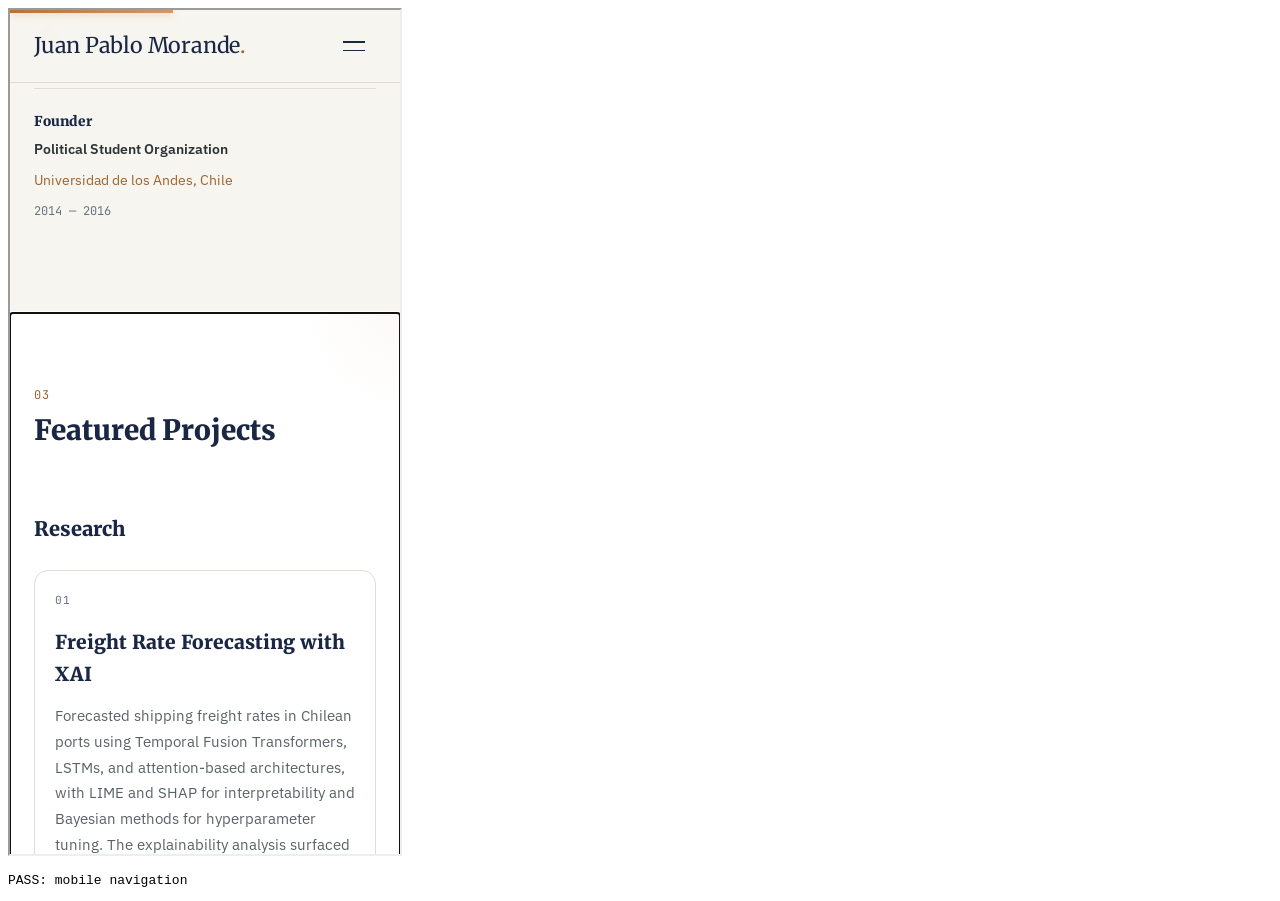
<file: tests/test_nav.html>
<!doctype html>
<html lang="en">
<meta charset="utf-8">
<title>Mobile navigation check</title>
<iframe src="../index.html" width="390" height="844" title="Portfolio under test"></iframe>
<pre id="result">Running…</pre>
<script type="module">
  const frame = document.querySelector('iframe');
  const result = document.querySelector('#result');
  try {
    if (!frame.contentDocument?.querySelector('#navToggle')) {
      await new Promise(resolve => frame.addEventListener('load', resolve, { once: true }));
    }
    const doc = frame.contentDocument;
    const toggle = doc.querySelector('#navToggle');
    const links = doc.querySelector('#navLinks');
    const check = (condition, message) => { if (!condition) throw new Error(message); };

    check(frame.contentWindow.getComputedStyle(links).visibility === 'hidden', 'Closed links remain visible');
    toggle.click();
    check(toggle.getAttribute('aria-expanded') === 'true', 'Menu did not open');
    doc.dispatchEvent(new KeyboardEvent('keydown', { key: 'Escape', bubbles: true }));
    check(toggle.getAttribute('aria-expanded') === 'false' && doc.activeElement === toggle, 'Escape did not close and return focus');
    toggle.click();
    links.querySelector('a[href="#projects"]').click();
    check(toggle.getAttribute('aria-expanded') === 'false' && doc.activeElement.id === 'projects', 'Navigation did not move focus to the section');
    result.textContent = 'PASS: mobile navigation';
    result.dataset.status = 'pass';
  } catch (error) {
    result.textContent = `FAIL: ${error.message}`;
    result.dataset.status = 'fail';
  }
</script>
</html>
</file>
<file: styles.css>
/* ===== Design Tokens ===== */
:root {
  --cream: #f7f5f0;
  --cream-dark: #edeae3;
  --white: #ffffff;
  --navy: #1a2744;
  --navy-light: #2c3e5a;
  --copper: #b87333;
  --copper-light: #d4976a;
  --copper-dim: rgba(184, 115, 51, 0.1);
  --copper-text: #9e632c;
  --text: #2d3436;
  --text-light: #5a6266;
  --text-lighter: #687180;
  --border: #e0ddd6;
  --border-light: #ece9e2;
  --font-serif: 'Merriweather', Georgia, serif;
  --font-sans: 'IBM Plex Sans', -apple-system, BlinkMacSystemFont, sans-serif;
  --font-mono: 'JetBrains Mono', monospace;
  --nav-h: 72px;
  --max-w: 1120px;
  --ease: cubic-bezier(0.16, 1, 0.3, 1);
  --r-chip: 4px;
  --r-button: 8px;
  --r-card: 14px;
  --r-hero: 22px;
}

/* ===== Scroll Progress Bar ===== */
.scroll-progress {
  position: fixed;
  top: 0;
  left: 0;
  height: 3px;
  width: 0%;
  background: linear-gradient(90deg, var(--copper), var(--copper-light));
  z-index: 9999;
  transition: width 0.05s linear;
  box-shadow: 0 0 8px rgba(184, 115, 51, 0.4);
}

/* ===== Reset ===== */
*, *::before, *::after { margin: 0; padding: 0; box-sizing: border-box; }

html {
  scroll-behavior: smooth;
  scroll-padding-top: var(--nav-h);
}

body {
  font-family: var(--font-sans);
  background: var(--cream);
  color: var(--text);
  line-height: 1.7;
  -webkit-font-smoothing: antialiased;
  overflow-x: hidden;
}

::selection {
  background: var(--copper);
  color: var(--white);
}

a:focus-visible,
button:focus-visible {
  outline: 2px solid var(--copper);
  outline-offset: 3px;
  border-radius: 4px;
}

a { color: inherit; text-decoration: none; }
ul { list-style: none; }
img { max-width: 100%; display: block; }
strong { font-weight: 600; color: var(--navy); }
em { font-family: var(--font-serif); font-style: italic; }

.container {
  max-width: var(--max-w);
  margin: 0 auto;
  padding: 0 24px;
}

/* ===== Navigation ===== */
.nav {
  position: fixed;
  top: 0;
  left: 0;
  right: 0;
  height: var(--nav-h);
  z-index: 100;
  transition: background 0.4s ease, box-shadow 0.4s ease;
}

.nav--scrolled {
  background: rgba(247, 245, 240, 0.95);
  backdrop-filter: blur(12px);
  box-shadow: 0 1px 0 var(--border);
}

.nav__inner {
  max-width: var(--max-w);
  margin: 0 auto;
  padding: 0 24px;
  height: 100%;
  display: flex;
  align-items: center;
  justify-content: space-between;
}

.nav__logo {
  font-family: var(--font-serif);
  font-size: 1.35rem;
  color: var(--navy);
  letter-spacing: -0.01em;
  transition: transform 0.3s var(--ease);
  white-space: nowrap;
}

.nav__logo:hover {
  transform: scale(1.05);
}

.nav__logo-dot {
  color: var(--copper-text);
  display: inline-block;
  transition: transform 0.3s var(--ease);
}

.nav__logo:hover .nav__logo-dot {
  transform: scale(1.4);
}

.nav__links {
  display: flex;
  align-items: center;
  gap: 32px;
}

.nav__links a {
  font-size: 0.875rem;
  font-weight: 500;
  color: var(--text-light);
  position: relative;
  transition: color 0.3s ease;
}

.nav__links a:not(.nav__cta)::after {
  content: '';
  position: absolute;
  bottom: -4px;
  left: 0;
  width: 0;
  height: 1.5px;
  background: var(--copper);
  transition: width 0.3s var(--ease);
}

.nav__links a:hover { color: var(--navy); }
.nav__links a:hover::after { width: 100%; }
.nav__links a.active { color: var(--navy); }
.nav__links a.active::after { width: 100%; }

.nav__cta {
  padding: 8px 20px;
  border: 1.5px solid var(--navy);
  border-radius: var(--r-button);
  color: var(--navy) !important;
  transition: all 0.3s ease !important;
}

.nav__cta:hover {
  background: var(--navy) !important;
  color: var(--white) !important;
}

.nav__cta::after { display: none !important; }

/* Hamburger */
.nav__toggle {
  display: none;
  flex-direction: column;
  gap: 7px;
  background: none;
  border: none;
  cursor: pointer;
  width: 44px;
  height: 44px;
  align-items: center;
  justify-content: center;
  z-index: 110;
}

.nav__toggle span {
  width: 22px;
  height: 1.5px;
  background: var(--navy);
  transition: all 0.35s var(--ease);
  transform-origin: center;
}

.nav__toggle.active span:first-child { transform: rotate(45deg) translate(3px, 3px); }
.nav__toggle.active span:last-child { transform: rotate(-45deg) translate(3px, -3px); }

.mobile-overlay {
  position: fixed;
  inset: 0;
  background: rgba(26, 39, 68, 0.3);
  z-index: 90;
  opacity: 0;
  visibility: hidden;
  transition: all 0.4s ease;
  backdrop-filter: blur(4px);
}

.mobile-overlay.active {
  opacity: 1;
  visibility: visible;
}

/* ===== Hero ===== */
.hero {
  position: relative;
  min-height: 100dvh;
  display: flex;
  align-items: center;
  padding: 120px 0 80px;
  overflow: hidden;
}

.hero__bg {
  position: absolute;
  inset: 0;
  pointer-events: none;
  z-index: 0;
}

.hero__particles {
  position: absolute;
  inset: 0;
  width: 100%;
  height: 100%;
}

.hero__grid-pattern {
  position: absolute;
  inset: 0;
  background-image:
    linear-gradient(var(--border) 1px, transparent 1px),
    linear-gradient(90deg, var(--border) 1px, transparent 1px);
  background-size: 80px 80px;
  opacity: 0.4;
  mask-image: radial-gradient(ellipse 70% 60% at 50% 40%, black 30%, transparent 70%);
  -webkit-mask-image: radial-gradient(ellipse 70% 60% at 50% 40%, black 30%, transparent 70%);
}

/* Subtle noise grain overlay */
.hero__bg::after {
  content: '';
  position: absolute;
  inset: 0;
  opacity: 0.025;
  background-image: url("data:image/svg+xml,%3Csvg viewBox='0 0 256 256' xmlns='http://www.w3.org/2000/svg'%3E%3Cfilter id='n'%3E%3CfeTurbulence type='fractalNoise' baseFrequency='0.9' numOctaves='4' stitchTiles='stitch'/%3E%3C/filter%3E%3Crect width='100%25' height='100%25' filter='url(%23n)'/%3E%3C/svg%3E");
  pointer-events: none;
}

.hero__container {
  position: relative;
  z-index: 1;
  display: grid;
  grid-template-columns: 1fr 1fr;
  gap: 64px;
  align-items: center;
}

.hero__label {
  display: inline-flex;
  align-items: center;
  gap: 12px;
  font-family: var(--font-mono);
  font-size: 0.95rem;
  letter-spacing: 0.08em;
  text-transform: uppercase;
  color: var(--copper-text);
  margin-bottom: 24px;
}

.hero__label-line {
  display: inline-block;
  width: 32px;
  height: 1.5px;
  background: var(--copper);
  animation: lineExpand 0.8s var(--ease) 0.5s both;
}

@keyframes lineExpand {
  from { width: 0; }
  to { width: 32px; }
}

.hero__title {
  font-family: var(--font-serif);
  font-weight: 900;
  font-size: clamp(3rem, 5.5vw, 4.25rem);
  color: var(--navy);
  line-height: 1.15;
  margin-bottom: 24px;
}

.hero__title span {
  display: block;
}

.hero__desc {
  font-size: 1.15rem;
  color: var(--text-light);
  max-width: 520px;
  margin-bottom: 32px;
  line-height: 1.8;
}

.hero__actions {
  display: flex;
  gap: 16px;
}

/* Buttons */
.btn {
  display: inline-flex;
  align-items: center;
  padding: 14px 28px;
  border-radius: var(--r-button);
  font-size: 0.9rem;
  font-weight: 600;
  transition: background 0.5s ease, color 0.5s ease, border-color 0.5s ease, box-shadow 0.5s ease;
  cursor: pointer;
  border: 1.5px solid transparent;
}

.btn--filled {
  background: var(--navy);
  color: var(--white);
  border-color: var(--navy);
}

.btn--filled:hover {
  background: var(--copper-text);
  border-color: var(--copper-text);
  box-shadow: 0 8px 24px rgba(184, 115, 51, 0.15);
}

.btn--ghost {
  color: var(--navy);
  border-color: var(--border);
  background: var(--white);
}

.btn--ghost:hover {
  border-color: var(--navy);
}

.btn--text {
  color: var(--copper-text);
  padding: 14px 16px;
  border: none;
  font-weight: 500;
  gap: 8px;
}

.btn--text:hover {
  color: var(--navy);
}

.btn--text:hover .btn__arrow {
  background: var(--navy);
  border-color: var(--navy);
  color: var(--white);
}

.btn__arrow {
  display: inline-flex;
  align-items: center;
  justify-content: center;
  width: 24px;
  height: 24px;
  border-radius: var(--r-chip);
  border: 1.5px solid var(--copper);
  color: var(--copper-text);
  font-size: 0.75rem;
  line-height: 1;
  transition: background 0.5s ease, border-color 0.5s ease, color 0.5s ease;
}

/* Hero Card */
.hero__card {
  background: var(--white);
  border: 1px solid var(--border);
  border-radius: var(--r-hero);
  padding: 32px;
  box-shadow: 0 4px 24px rgba(0,0,0,0.04), 0 1px 2px rgba(0,0,0,0.03);
}

.hero__card-row { margin-bottom: 12px; }

.hero__card-label {
  font-family: var(--font-mono);
  font-size: 0.75rem;
  text-transform: uppercase;
  letter-spacing: 0.1em;
  color: var(--text-lighter);
}

.hero__card-tags {
  display: flex;
  flex-wrap: wrap;
  gap: 8px;
  margin-bottom: 20px;
}

.hero__card-tags span {
  font-size: 0.85rem;
  font-weight: 500;
  padding: 6px 14px;
  border-radius: 100px;
  background: var(--copper-dim);
  color: var(--copper-text);
  border: 1px solid rgba(184, 115, 51, 0.15);
}

.hero__card-tags--small {
  margin-bottom: 0;
}

.hero__card-tags--small span {
  font-size: 0.75rem;
  padding: 4px 10px;
  background: rgba(26, 39, 68, 0.06);
  color: var(--navy-light);
  border-color: rgba(26, 39, 68, 0.1);
}

.hero__card-divider {
  height: 1px;
  background: var(--border-light);
  margin: 16px 0;
}

.hero__card-text {
  font-size: 1rem;
  color: var(--text-light);
  margin-bottom: 4px;
}

/* Hero to section transition */
.hero::after {
  content: '';
  position: absolute;
  bottom: 0;
  left: 0;
  right: 0;
  height: 120px;
  background: linear-gradient(to bottom, transparent, var(--white));
  pointer-events: none;
}

/* ===== Sections ===== */
.section {
  padding: 100px 0;
}

.section.skills { padding: 72px 0; }
.section.contact { padding: 64px 0; }

.section:nth-child(odd) {
  background: var(--white);
}

.section__header {
  margin-bottom: 56px;
}

.section__number {
  display: block;
  font-family: var(--font-mono);
  font-size: 0.75rem;
  color: var(--copper-text);
  letter-spacing: 0.1em;
  margin-bottom: 8px;
}

.section__title {
  font-family: var(--font-serif);
  font-weight: 900;
  font-size: clamp(1.75rem, 3.5vw, 2.5rem);
  color: var(--navy);
  line-height: 1.2;
  position: relative;
  display: inline-block;
}

.section__title::after {
  content: '';
  position: absolute;
  bottom: -8px;
  left: 0;
  width: 40px;
  height: 2px;
  background: var(--copper);
  transform: scaleX(0);
  transform-origin: left;
  transition: transform 0.8s var(--ease);
}

.section__title.visible::after {
  transform: scaleX(1);
}

.section__subheader {
  margin-bottom: 24px;
}

.section__subheader h3 {
  font-family: var(--font-serif);
  font-weight: 900;
  font-size: 1.35rem;
  color: var(--navy);
}

/* ===== About ===== */
.about__grid {
  display: grid;
  grid-template-columns: 1.2fr 0.8fr;
  gap: 64px;
  align-items: start;
}

.about__text p {
  margin-bottom: 16px;
  color: var(--text-light);
  font-size: 1rem;
}

.about__stats {
  display: grid;
  grid-template-columns: 1fr 1fr;
  gap: 24px;
}

.stat {
  padding: 20px 0;
  border-top: 1px solid var(--border);
}

.stat__number {
  display: block;
  font-family: var(--font-serif);
  font-size: 2.75rem;
  color: var(--navy);
  line-height: 1;
  margin-bottom: 8px;
}

.stat__label {
  font-size: 0.8rem;
  color: var(--text-lighter);
  line-height: 1.4;
  text-transform: uppercase;
  letter-spacing: 0.05em;
}

/* ===== Experience ===== */
.exp__timeline {
  position: relative;
}

/* Animated vertical timeline line */
.exp__timeline::before {
  content: '';
  position: absolute;
  left: 180px;
  top: 0;
  bottom: 0;
  width: 1px;
  background: linear-gradient(to bottom, var(--copper), var(--border) 30%, var(--border) 70%, transparent);
  transform: scaleY(0);
  transform-origin: top;
  transition: transform 1.2s var(--ease);
}

.exp__timeline.timeline-visible::before {
  transform: scaleY(1);
}

/* Timeline dots on each item */
.exp__item::before {
  content: '';
  position: absolute;
  left: 176px;
  top: 44px;
  width: 9px;
  height: 9px;
  border-radius: 50%;
  border: 2px solid var(--copper);
  background: var(--cream);
  z-index: 2;
  opacity: 0;
  transform: scale(0);
  transition: all 0.4s var(--ease);
}

.exp__item.visible::before {
  opacity: 1;
  transform: scale(1);
}

.exp__list {
  border-top: 1px solid var(--border);
}

.exp__item {
  display: grid;
  grid-template-columns: 180px 1fr;
  gap: 32px;
  padding: 40px 0;
  border-bottom: 1px solid var(--border);
  transition: background 0.3s ease;
}

.exp__date {
  font-family: var(--font-mono);
  font-size: 0.8rem;
  color: var(--text-lighter);
  padding-top: 4px;
}

.exp__content h3 {
  font-size: 1.1rem;
  font-weight: 600;
  color: var(--navy);
  margin-bottom: 4px;
}

.exp__content h4 {
  font-size: 0.9rem;
  color: var(--copper-text);
  font-weight: 500;
  margin-bottom: 12px;
}

.exp__content ul {
  padding-left: 0;
}

.exp__content li {
  position: relative;
  padding-left: 16px;
  margin-bottom: 6px;
  font-size: 0.95rem;
  color: var(--text-light);
  line-height: 1.6;
}

.exp__content li::before {
  content: '';
  position: absolute;
  left: 0;
  top: 10px;
  width: 6px;
  height: 2px;
  background: var(--copper);
}

/* Education */
.edu__row {
  margin-top: 56px;
}

.edu__cards {
  display: grid;
  grid-template-columns: repeat(auto-fit, minmax(240px, 1fr));
  gap: 20px;
}

.edu__card {
  padding: 28px;
  border: 1px solid var(--border);
  border-radius: var(--r-card);
  background: var(--cream);
}

.edu__cards--plain .edu__card {
  padding: 18px 0;
  border: 0;
  border-top: 1px solid var(--border);
  border-radius: 0;
  background: transparent;
}

.edu__degree {
  display: inline-block;
  font-family: var(--font-serif);
  font-weight: 900;
  font-size: 1.75rem;
  color: var(--navy);
  margin-bottom: 4px;
}

.edu__field {
  display: block;
  font-size: 0.9rem;
  font-weight: 600;
  color: var(--text);
  margin-bottom: 8px;
}

.edu__school {
  display: block;
  font-size: 0.85rem;
  color: var(--copper-text);
  margin-bottom: 4px;
}

.edu__year {
  font-family: var(--font-mono);
  font-size: 0.75rem;
  color: var(--text-lighter);
}

/* ===== Projects ===== */
.projects__category {
  margin-bottom: 24px;
}

.projects__category-label {
  display: inline-flex;
  align-items: center;
  gap: 10px;
}

.projects__category-label h3 {
  font-family: var(--font-serif);
  font-weight: 900;
  font-size: 1.25rem;
  color: var(--navy);
}

.projects__grid {
  display: grid;
  grid-template-columns: 1fr 1fr;
  gap: 20px;
}

.project--featured {
  grid-column: 1 / -1;
}

.project {
  position: relative;
  padding: 32px;
  border: 1px solid var(--border);
  border-radius: var(--r-card);
  background: var(--white);
  overflow: hidden;
}

.project__content, .project__num, .project__link {
  position: relative;
  z-index: 1;
}

.project__num {
  display: block;
  font-family: var(--font-mono);
  font-size: 0.7rem;
  color: var(--text-lighter);
  letter-spacing: 0.05em;
  margin-bottom: 16px;
}

.project__content h3 {
  font-family: var(--font-serif);
  font-weight: 900;
  font-size: 1.2rem;
  color: var(--navy);
  margin-bottom: 12px;
}

.project__content p {
  font-size: 0.95rem;
  color: var(--text-light);
  line-height: 1.7;
  margin-bottom: 16px;
}

.project__tags {
  display: flex;
  flex-wrap: wrap;
  gap: 6px;
}

.project__tags span {
  font-family: var(--font-mono);
  font-size: 0.7rem;
  padding: 4px 10px;
  background: var(--cream);
  border: 1px solid var(--border-light);
  border-radius: var(--r-chip);
  color: var(--text-light);
}

.project__link {
  display: inline-block;
  margin-top: 12px;
  font-size: 0.85rem;
  font-weight: 600;
  color: var(--copper-text);
  text-decoration: underline;
  text-underline-offset: 3px;
}

.project__link:hover {
  color: var(--navy);
}

/* ===== Skills ===== */
.skills__grid {
  display: grid;
  grid-template-columns: repeat(2, 1fr);
  gap: 24px;
}

.skill-col {
  padding: 20px 0 0;
  border-top: 1px solid var(--copper);
}

.skill-col h3 {
  font-family: var(--font-serif);
  font-weight: 900;
  font-size: 1.1rem;
  color: var(--navy);
  margin-bottom: 20px;
}

.skill-col li {
  position: relative;
  padding: 8px 0 8px 16px;
  font-size: 0.95rem;
  color: var(--text-light);
  border-bottom: 1px solid var(--border-light);
}

.skill-col li::before {
  content: '';
  position: absolute;
  left: 0;
  top: 50%;
  transform: translateY(-50%);
  width: 4px;
  height: 4px;
  border-radius: 50%;
  background: var(--copper);
  transition: transform 0.3s var(--ease);
}

.skill-col li:last-child { border-bottom: none; }

/* ===== Publications ===== */
.pub {
  display: flex;
  gap: 32px;
  padding: 32px;
  border: 1px solid var(--border);
  border-radius: var(--r-card);
  background: var(--cream);
}

.pub__year {
  font-family: var(--font-serif);
  font-size: 2rem;
  color: var(--navy);
  line-height: 1;
  flex-shrink: 0;
}

.pub__body h3 {
  font-size: 1rem;
  font-weight: 600;
  color: var(--navy);
  line-height: 1.5;
  margin-bottom: 8px;
}

.pub__body p {
  font-size: 0.9rem;
  color: var(--text-light);
  margin-bottom: 8px;
}

.pub__body a {
  font-family: var(--font-mono);
  font-size: 0.8rem;
  color: var(--copper-text);
  transition: color 0.3s;
  overflow-wrap: anywhere;
}

.pub__body { min-width: 0; }

.pub__body a:hover { color: var(--navy); }

.pub__badge {
  display: inline-block;
  font-family: var(--font-mono);
  font-size: 0.65rem;
  font-weight: 500;
  text-transform: uppercase;
  letter-spacing: 0.08em;
  padding: 3px 10px;
  border-radius: 100px;
  background: rgba(46, 125, 50, 0.1);
  color: #2e7d32;
  margin-bottom: 10px;
}

.pub__note {
  margin-top: 24px;
  font-size: 0.9rem;
  color: var(--text-lighter);
  font-family: var(--font-serif);
  font-style: italic;
  padding-left: 24px;
  border-left: 2px solid var(--border);
}

/* ===== Contact ===== */
.contact__intro {
  font-size: 1.1rem;
  color: var(--text-light);
  max-width: 520px;
  margin-bottom: 40px;
  line-height: 1.8;
}

.contact__cta {
  display: flex;
  gap: 16px;
  margin-bottom: 48px;
}

.contact__links {
  display: grid;
  grid-template-columns: repeat(4, 1fr);
  gap: 20px;
}

.contact__item {
  display: flex;
  flex-direction: column;
  padding: 28px;
  border: 1px solid var(--border);
  border-radius: var(--r-card);
  background: var(--white);
  transition: all 0.35s var(--ease);
}

.contact__item:hover {
  border-color: var(--copper);
  transform: translateY(-3px);
  box-shadow: 0 8px 24px rgba(184, 115, 51, 0.08);
}

.contact__item-label {
  font-family: var(--font-mono);
  font-size: 0.7rem;
  text-transform: uppercase;
  letter-spacing: 0.1em;
  color: var(--text-lighter);
  margin-bottom: 8px;
}

.contact__item-value {
  font-size: 0.95rem;
  font-weight: 500;
  color: var(--navy);
  overflow-wrap: anywhere;
}

/* ===== Footer ===== */
.footer {
  padding: 32px 0;
  border-top: 1px solid var(--border);
}

.footer__inner {
  display: flex;
  align-items: center;
  justify-content: space-between;
  font-size: 0.8rem;
  color: var(--text-lighter);
}

.footer__links {
  display: flex;
  gap: 20px;
}

.footer__links a {
  color: var(--text-lighter);
  transition: color 0.3s ease, transform 0.3s ease;
  display: flex;
}

.footer__links a:hover {
  color: var(--copper-text);
  transform: translateY(-2px);
}

/* ===== Back to Top ===== */
.back-to-top {
  position: fixed;
  bottom: 32px;
  right: 32px;
  width: 44px;
  height: 44px;
  border-radius: 50%;
  background: var(--navy);
  color: var(--white);
  border: none;
  cursor: pointer;
  display: flex;
  align-items: center;
  justify-content: center;
  opacity: 0;
  visibility: hidden;
  transform: translateY(12px);
  transition: all 0.35s var(--ease);
  z-index: 50;
  box-shadow: 0 4px 16px rgba(26, 39, 68, 0.2);
}

.back-to-top.visible {
  opacity: 1;
  visibility: visible;
  transform: translateY(0);
}

.back-to-top:hover {
  background: var(--copper);
  transform: translateY(-3px);
  box-shadow: 0 8px 24px rgba(184, 115, 51, 0.25);
}

.back-to-top svg {
  width: 18px;
  height: 18px;
}

/* ===== Animations ===== */

/* Hero title lines */
.anim-clip {
  display: block;
}

/* Hero fade up reveal */
.anim-reveal {
  opacity: 1;
  transform: none;
}

/* Buttons establish a containing block for their contents */
.btn {
  position: relative;
}

/* Card tilt 3D effect */
/* Contact card arrow animation */
.contact__item::after {
  content: '\2197';
  position: absolute;
  top: 20px;
  right: 20px;
  font-size: 1rem;
  color: var(--text-lighter);
  opacity: 0;
  transform: translate(-4px, 4px);
  transition: all 0.35s var(--ease);
}

.contact__item {
  position: relative;
}

.contact__item:hover::after {
  opacity: 1;
  transform: translate(0, 0);
  color: var(--copper-text);
}

/* Nav link active indicator dot */
.nav__links a.active::before {
  content: '';
  position: absolute;
  top: -8px;
  left: 50%;
  transform: translateX(-50%);
  width: 4px;
  height: 4px;
  border-radius: 50%;
  background: var(--copper);
}

.nav__links a:not(.nav__cta) {
  position: relative;
}

.exp__item {
  position: relative;
}

/* Scroll-triggered reveals */
.reveal {
  opacity: 0;
  transform: translateY(24px);
  transition: opacity 0.6s var(--ease), transform 0.6s var(--ease);
  transition-delay: calc(var(--d, 0) * 0.1s);
}

.reveal.visible {
  opacity: 1;
  transform: translateY(0);
}

/* ===== Text Scramble Effect ===== */
.section__number {
  font-variant-numeric: tabular-nums;
}

/* ===== Parallax Depth Layers ===== */
.parallax-layer {
  will-change: transform;
  transition: transform 0.1s linear;
}

/* ===== Card Scale-In Entrance ===== */
.scale-reveal {
  opacity: 0;
  transform: scale(0.92) translateY(20px);
  transition: opacity 0.7s var(--ease), transform 0.7s var(--ease);
  transition-delay: calc(var(--d, 0) * 0.1s);
}

.scale-reveal.visible {
  opacity: 1;
  transform: scale(1) translateY(0);
}

/* ===== Word-by-Word Title Reveal ===== */
.word-reveal {
  overflow: hidden;
  display: inline-block;
}

.word-reveal .word {
  display: inline-block;
  opacity: 0;
  transform: translateY(100%) rotateX(-80deg);
  transform-origin: bottom center;
  transition: opacity 0.5s var(--ease), transform 0.5s var(--ease);
}

.word-reveal.visible .word {
  opacity: 1;
  transform: translateY(0) rotateX(0deg);
}

/* ===== Floating Glow Orbs (Section Backgrounds) ===== */
.section {
  position: relative;
  overflow: hidden;
}

.section::before {
  content: '';
  position: absolute;
  width: 400px;
  height: 400px;
  border-radius: 50%;
  background: radial-gradient(circle, rgba(184, 115, 51, 0.04) 0%, transparent 70%);
  pointer-events: none;
  top: -100px;
  right: -100px;
}

/* ===== Education Card Stagger ===== */
.edu__card {
  position: relative;
  overflow: hidden;
}

/* ===== Publication Card Shine ===== */
.pub {
  position: relative;
  overflow: hidden;
}

/* ===== Contact Item Stagger Border ===== */
.contact__item {
  overflow: hidden;
}

.contact__item::before {
  content: '';
  position: absolute;
  bottom: 0;
  left: 0;
  width: 100%;
  height: 2px;
  background: linear-gradient(90deg, var(--copper), var(--copper-light), var(--copper));
  transform: scaleX(0);
  transform-origin: left;
  transition: transform 0.5s var(--ease);
}

.contact__item:hover::before {
  transform: scaleX(1);
}

/* ===== Smooth Section Dividers ===== */
.section + .section {
  border-top: none;
}

/* Reduced motion */
@media (prefers-reduced-motion: reduce) {
  html { scroll-behavior: auto; }
  *, *::before, *::after {
    animation-duration: 0.01ms !important;
    transition-duration: 0.01ms !important;
  }
  .reveal { opacity: 1; transform: none; }
  .scroll-progress { transition: none; }
  .section__title::after { transform: scaleX(1); }
  .exp__timeline::before { transform: scaleY(1); }
  .exp__item::before { opacity: 1; transform: scale(1); }
  .scale-reveal { opacity: 1; transform: none; }
  .word-reveal .word { opacity: 1; transform: none; }
}

/* ===== Responsive ===== */
@media (max-width: 1024px) {
  .hero__container {
    grid-template-columns: 1fr;
    gap: 40px;
  }
  .hero__right { max-width: 500px; }
  .hero__desc { max-width: 100%; }
  .about__grid { grid-template-columns: 1fr; gap: 40px; }
  .about__stats { grid-template-columns: repeat(4, 1fr); }
  .skills__grid { grid-template-columns: 1fr 1fr; gap: 20px; }
  .contact__links { grid-template-columns: repeat(2, 1fr); }
}

@media (max-width: 900px) {
  .exp__timeline::before { display: none; }
  .exp__item::before { display: none; }
  .nav__toggle { display: flex; }

  .nav__links {
    position: fixed;
    top: 0;
    right: -100%;
    width: 280px;
    height: 100dvh;
    background: var(--white);
    flex-direction: column;
    padding: 100px 32px 32px;
    gap: 20px;
    transition: right 0.4s var(--ease);
    box-shadow: -8px 0 32px rgba(0,0,0,0.08);
    z-index: 100;
    visibility: hidden;
  }

  .nav__links.open { right: 0; visibility: visible; }
  .nav__links a { font-size: 1rem; }

  .section { padding: 72px 0; }

  .exp__item {
    grid-template-columns: 1fr;
    gap: 8px;
  }

  .edu__cards { grid-template-columns: 1fr; }
  .projects__grid { grid-template-columns: 1fr; }
  .about__stats { grid-template-columns: 1fr 1fr; gap: 12px; }
  .about__stats .stat { padding: 20px 0; }
  .about__stats .stat__number { font-size: 2.25rem; }
  .skills__grid { grid-template-columns: 1fr; }
  .contact__links { grid-template-columns: 1fr; }
  .contact__cta { flex-direction: column; }
  .contact__cta .btn { text-align: center; justify-content: center; }

  .pub {
    flex-direction: column;
    gap: 12px;
  }
}

@media (max-width: 768px) {
  .section::before { width: 200px; height: 200px; }
}

@media (max-width: 480px) {
  .hero__title { font-size: clamp(2.3rem, 11vw, 2.75rem); }
  .hero__actions { flex-direction: column; }
  .hero__actions .btn:not(.btn--text) { width: 100%; justify-content: center; }
  .hero__actions .btn--text { align-self: center; }
  .about__stats { grid-template-columns: 1fr 1fr; }
  .back-to-top { display: none; }
  .project, .edu__card, .skill-col, .pub, .contact__item { padding: 20px; }
  .skill-col { padding: 20px 0 0; }
  .hero__card { padding: 24px; }
}

@media (max-width: 360px) {
  .project, .edu__card, .skill-col, .pub, .contact__item { padding: 16px; }
  .skill-col { padding: 20px 0 0; }
  .hero__card { padding: 20px; }
}
</file>
